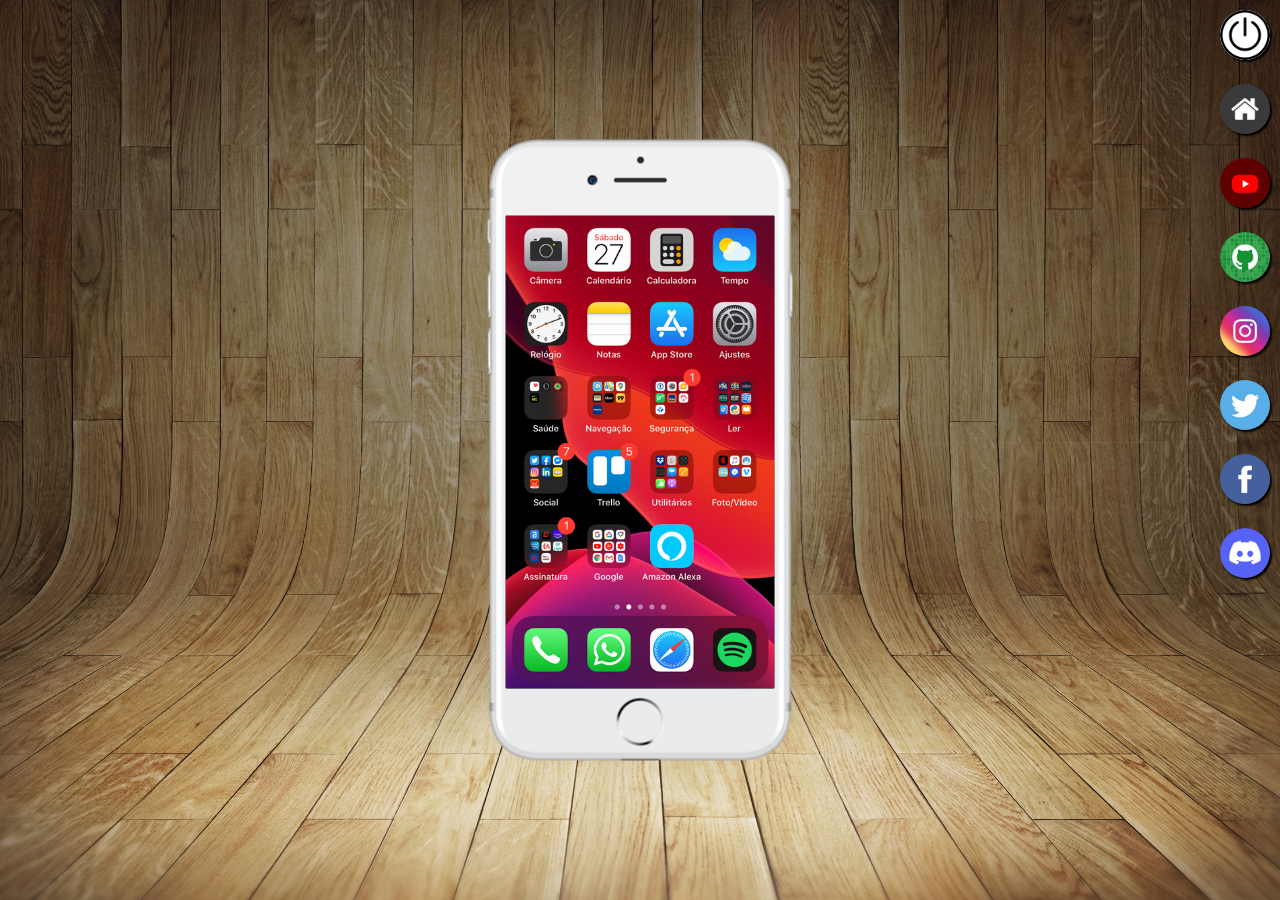
<file: index.html>
<!DOCTYPE html>
<html lang="pt-br">
<head>
    <meta charset="UTF-8">
    <meta name="viewport" content="width=device-width, initial-scale=1.0">
    <title>Portifólio</title>
    <link rel="stylesheet" href="style.css">
</head>
<body>
    <section>
        <a onclick="clicka()"><img src="images/logo-botao_ligar.png" style="background-color: white;" alt="putz"></a><br>
        <a href="paginas/home.html" target="tela" class="button"><img src="images/logo-home.jpg" alt="menu"></a><br>
        <a href="paginas/youtube.html" target="tela" class="button"><img src="images/logo-youtube.jpg" alt="youtube"></a><br>
        <a href="paginas/github.html" target="tela" class="button"><img src="images/logo-github.jpg" alt="github"></a><br>
        <a href="paginas/instagram.html" target="tela" class="button"><img src="images/logo-instagram.jpg" alt="instagram"></a><br>
        <a href="paginas/twitter.html" target="tela" class="button"><img src="images/logo-twitter.jpg" alt="twitter"></a><br>
        <a href="paginas/facebook.html" target="tela" class="button"><img src="images/logo-facebook.jpg" alt="facebook"></a><br>
        <a href="paginas/discord.html" target="tela" class="button"><img src="images/logo-discord.ico" alt="Discord icone"></a>
    </section>
    <div id="celular">
            <iframe src="paginas/home.html" name="tela" id="tela" frameborder="0"></iframe>
    </div>
    <script>
        function clicka(){
        var button = document.getElementsByClassName('button')
        var ifr = document.getElementById('tela')
        if (ifr.hidden == false){
            ifr.hidden = true
            for(let c = 0;c<7;c++){
                button[c].hidden = true
            }
        }else{
            ifr.hidden = false
            for(let c = 0;c<7;c++){
                button[c].hidden = false
            }
        }
    }
    </script>
</body>
</html>
</file>
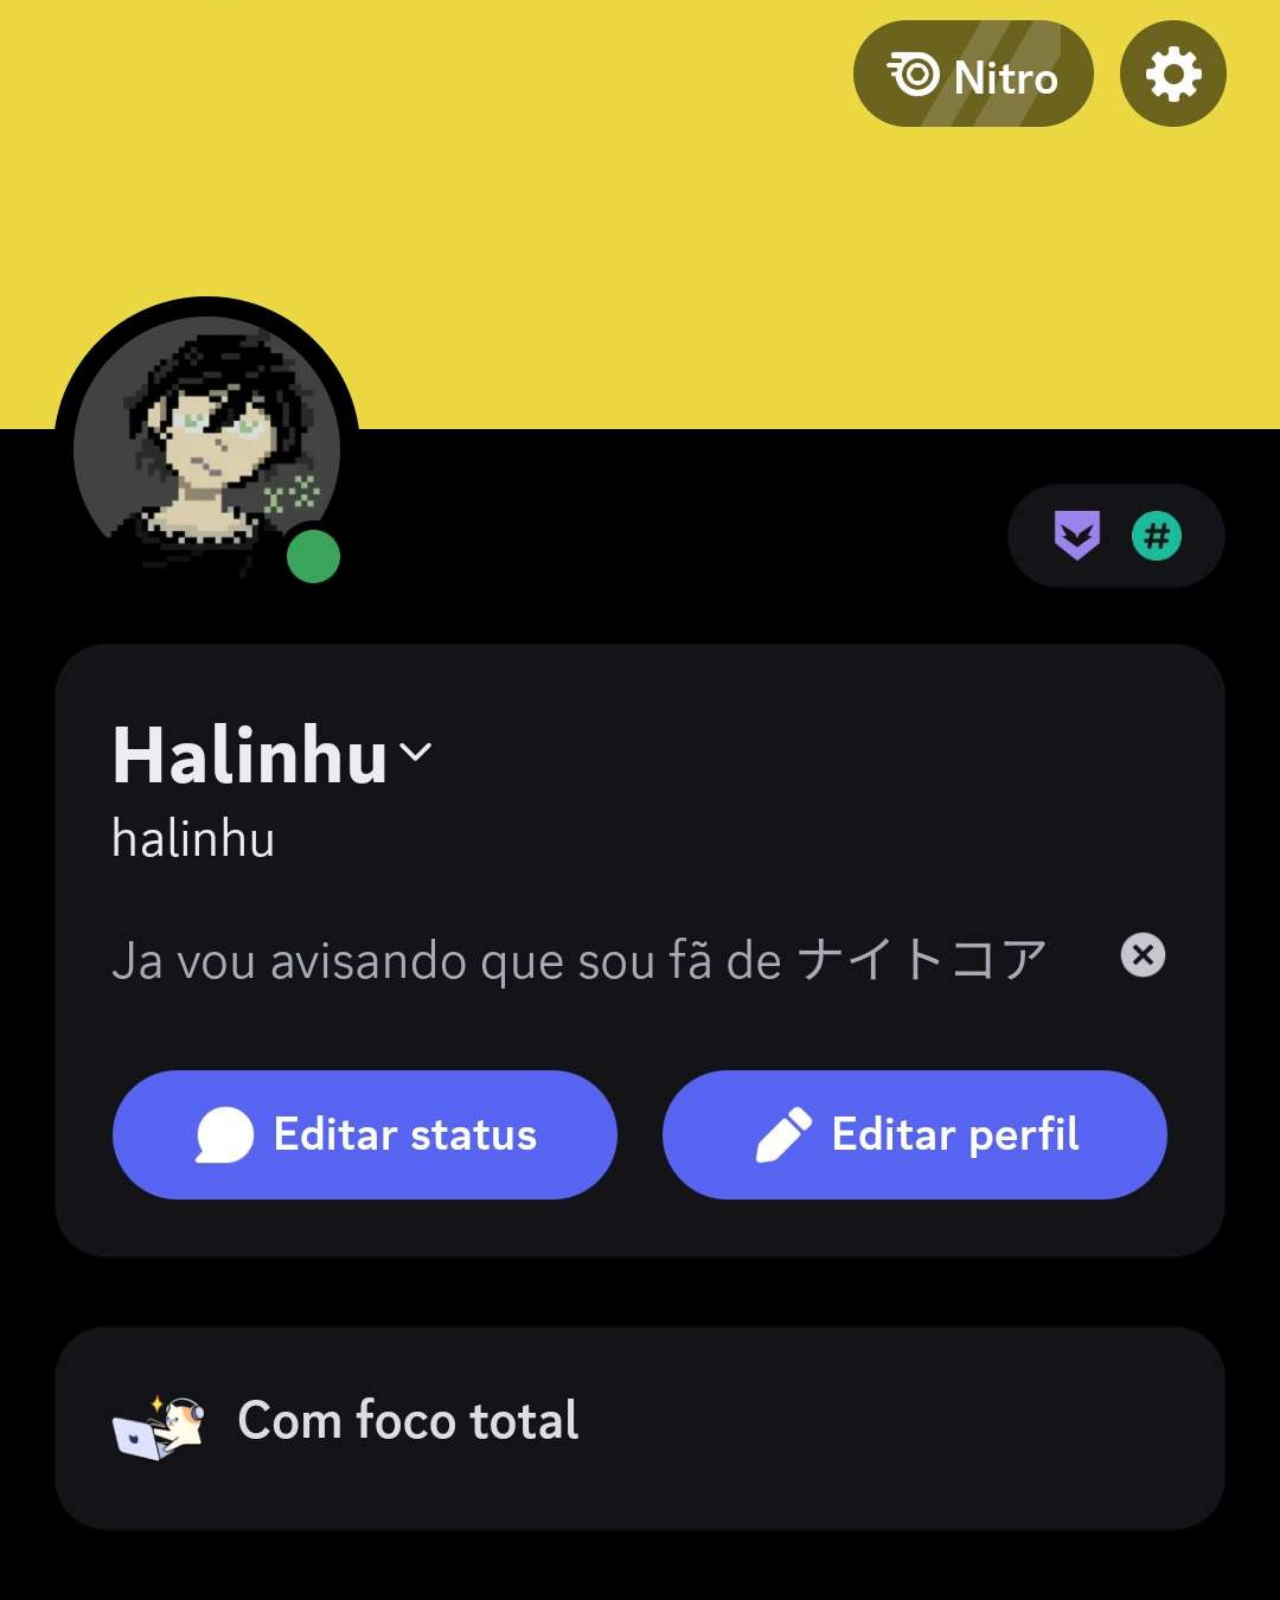
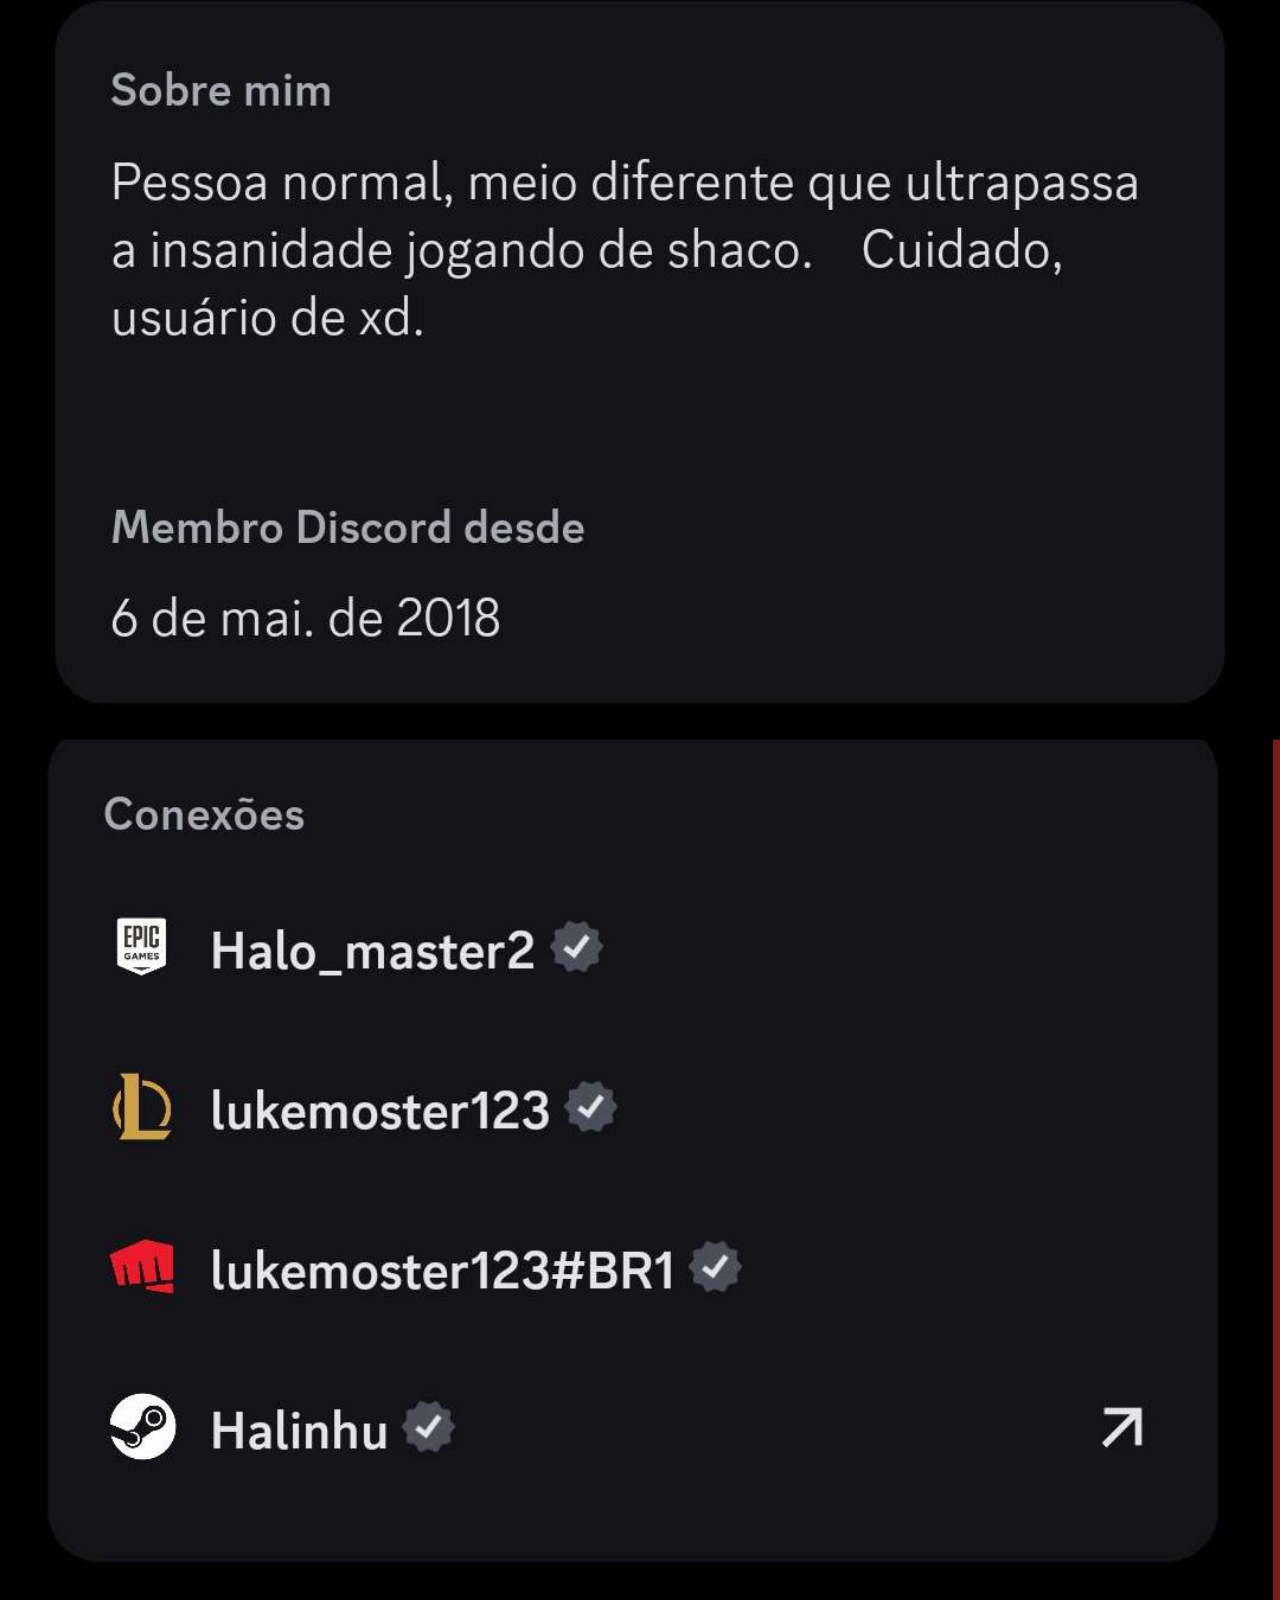
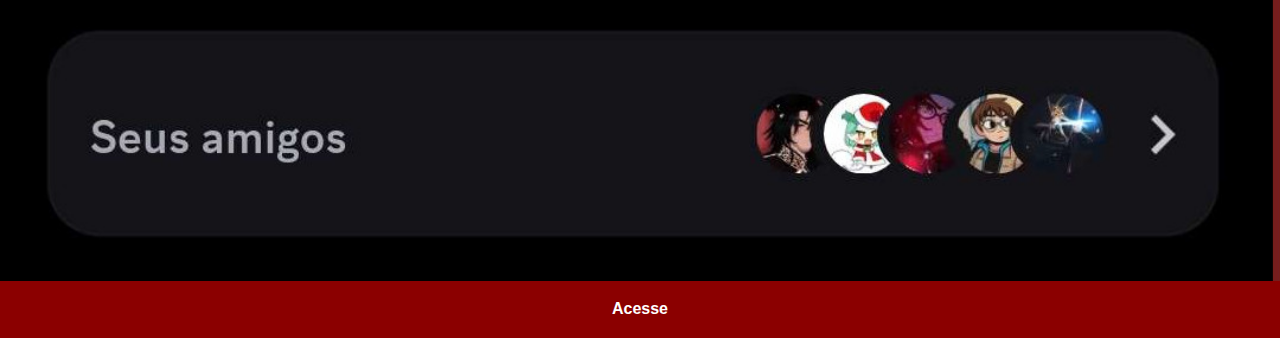
<file: paginas/discord.html>
<!DOCTYPE html>
<html lang="pt-br">
<head>
    <meta charset="UTF-8">
    <meta name="viewport" content="width=device-width, initial-scale=1.0">
    <title>Discord</title>
    <link rel="stylesheet" href="style.css">
</head>
<body>
    <img src="/images/tela-discord.jpg" alt="">
    <a href="https://discord.com/channels/@me" target="_blank">Acesse</a>
</body>
</html>
</file>
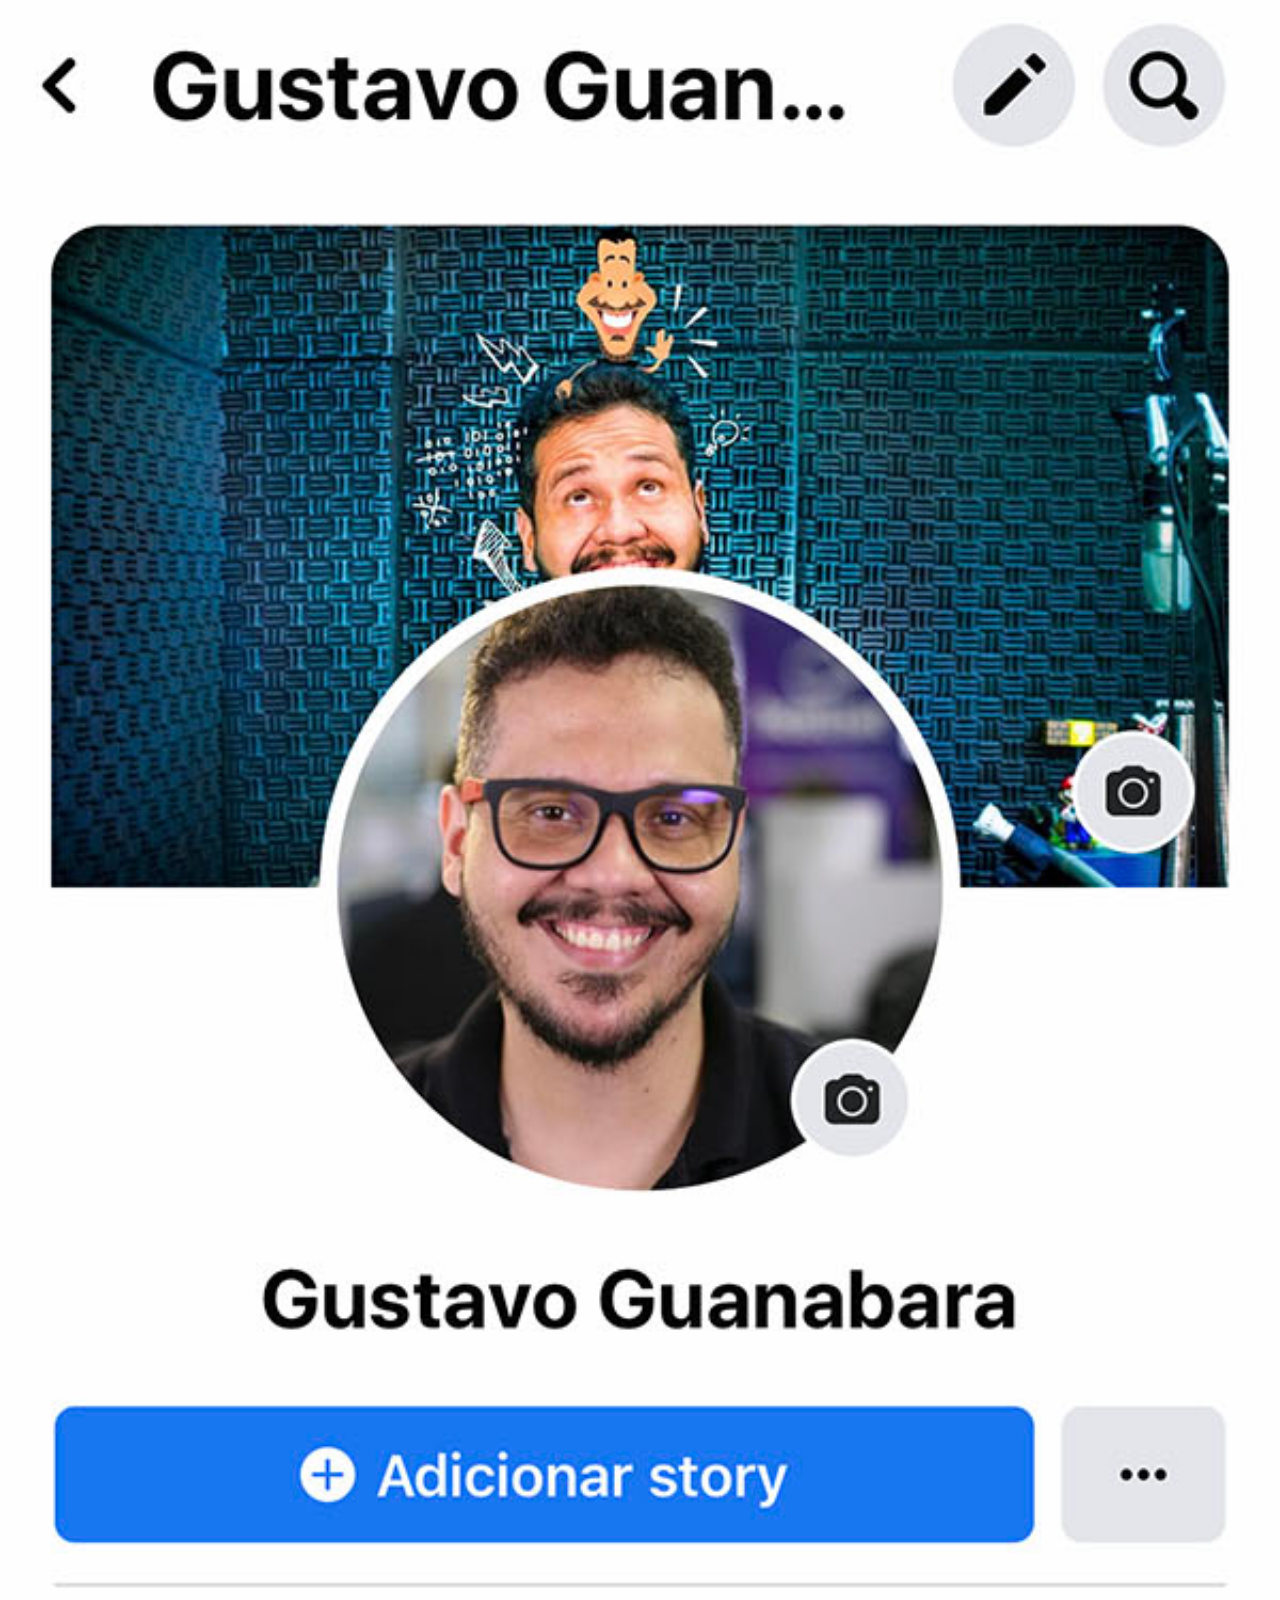
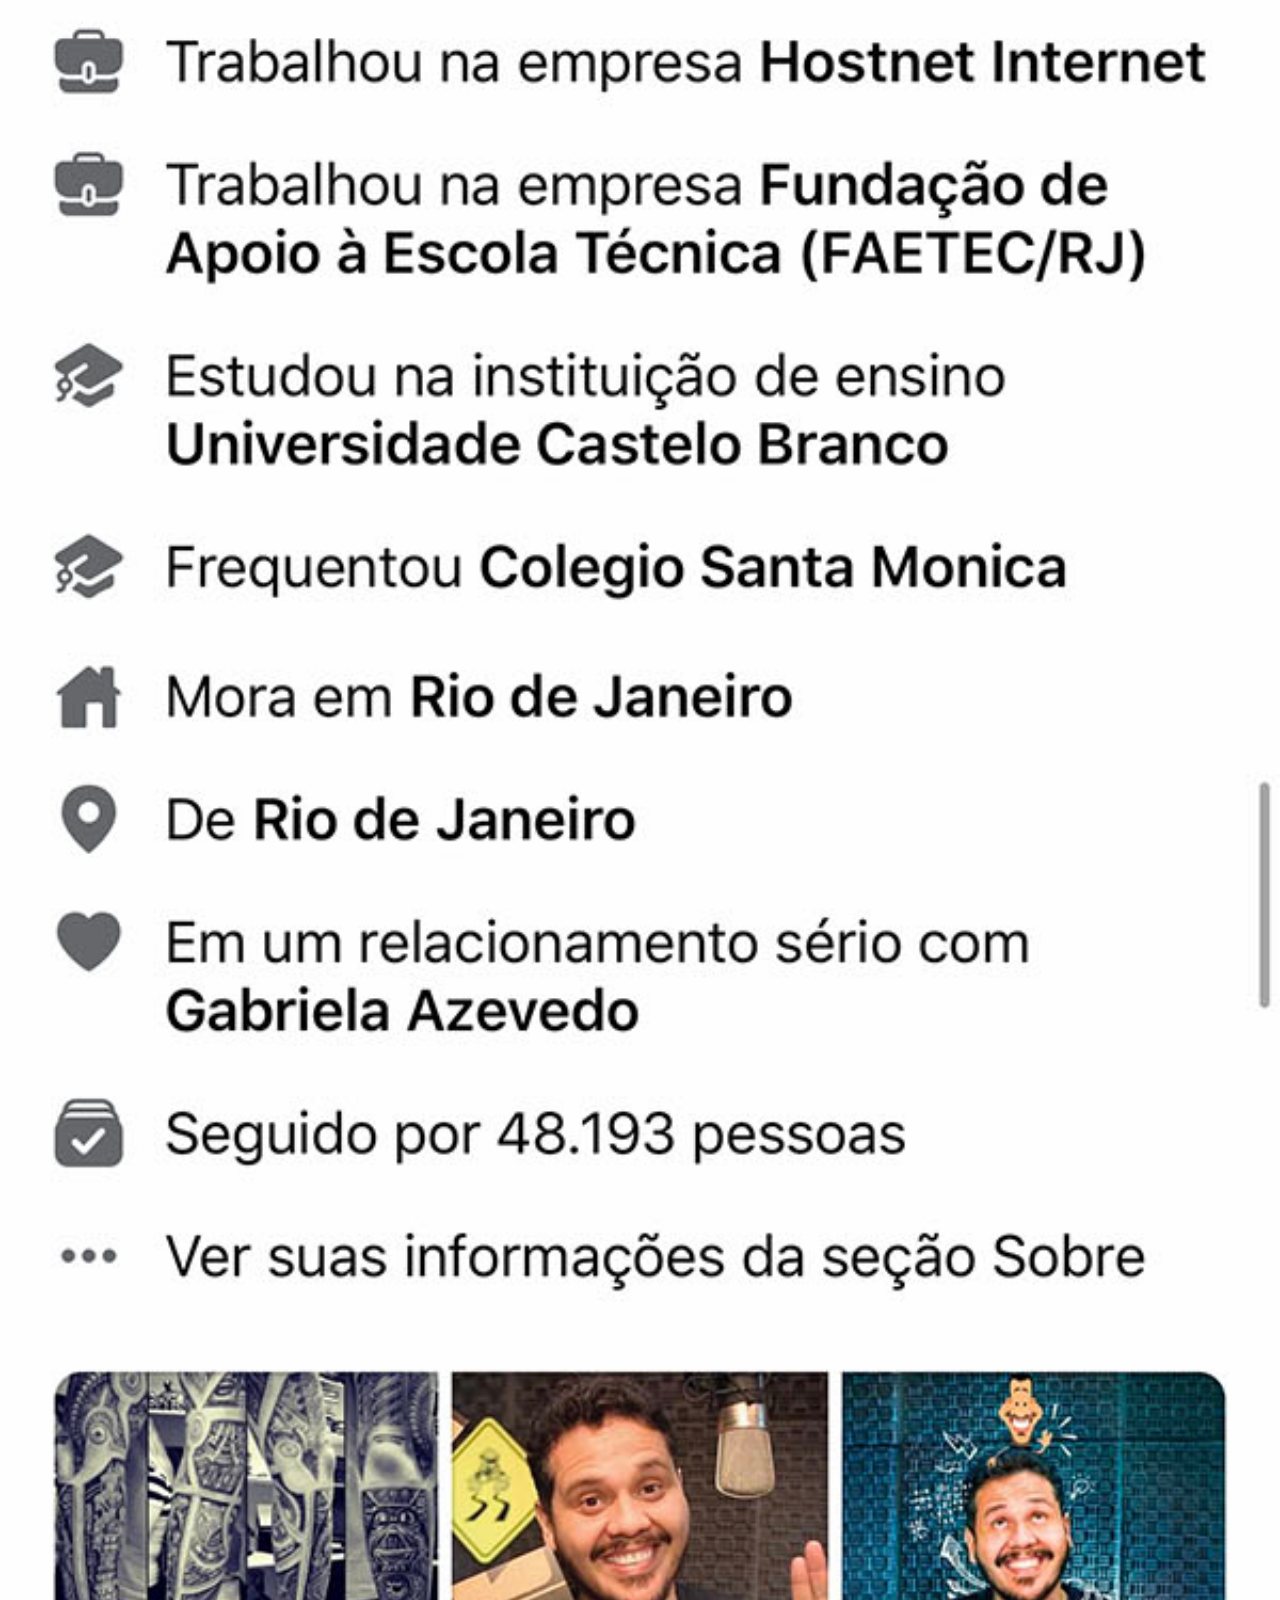
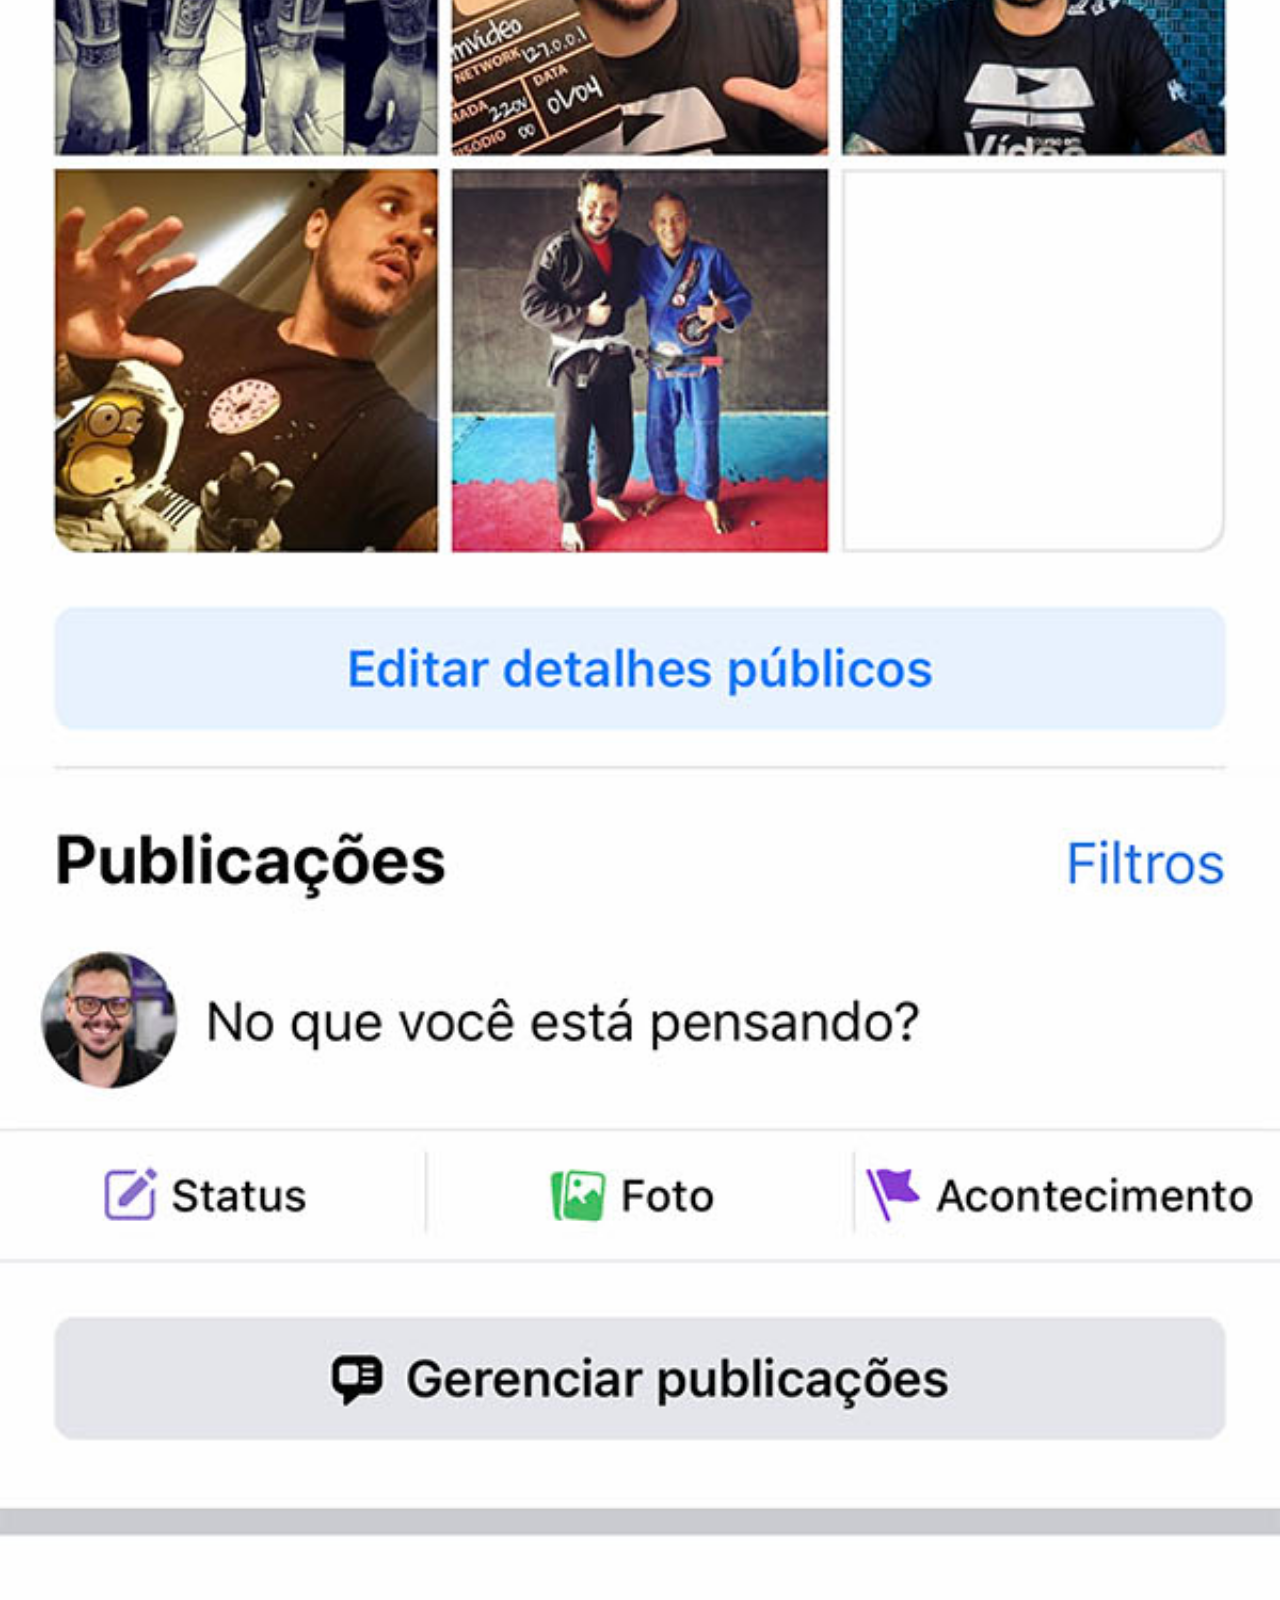
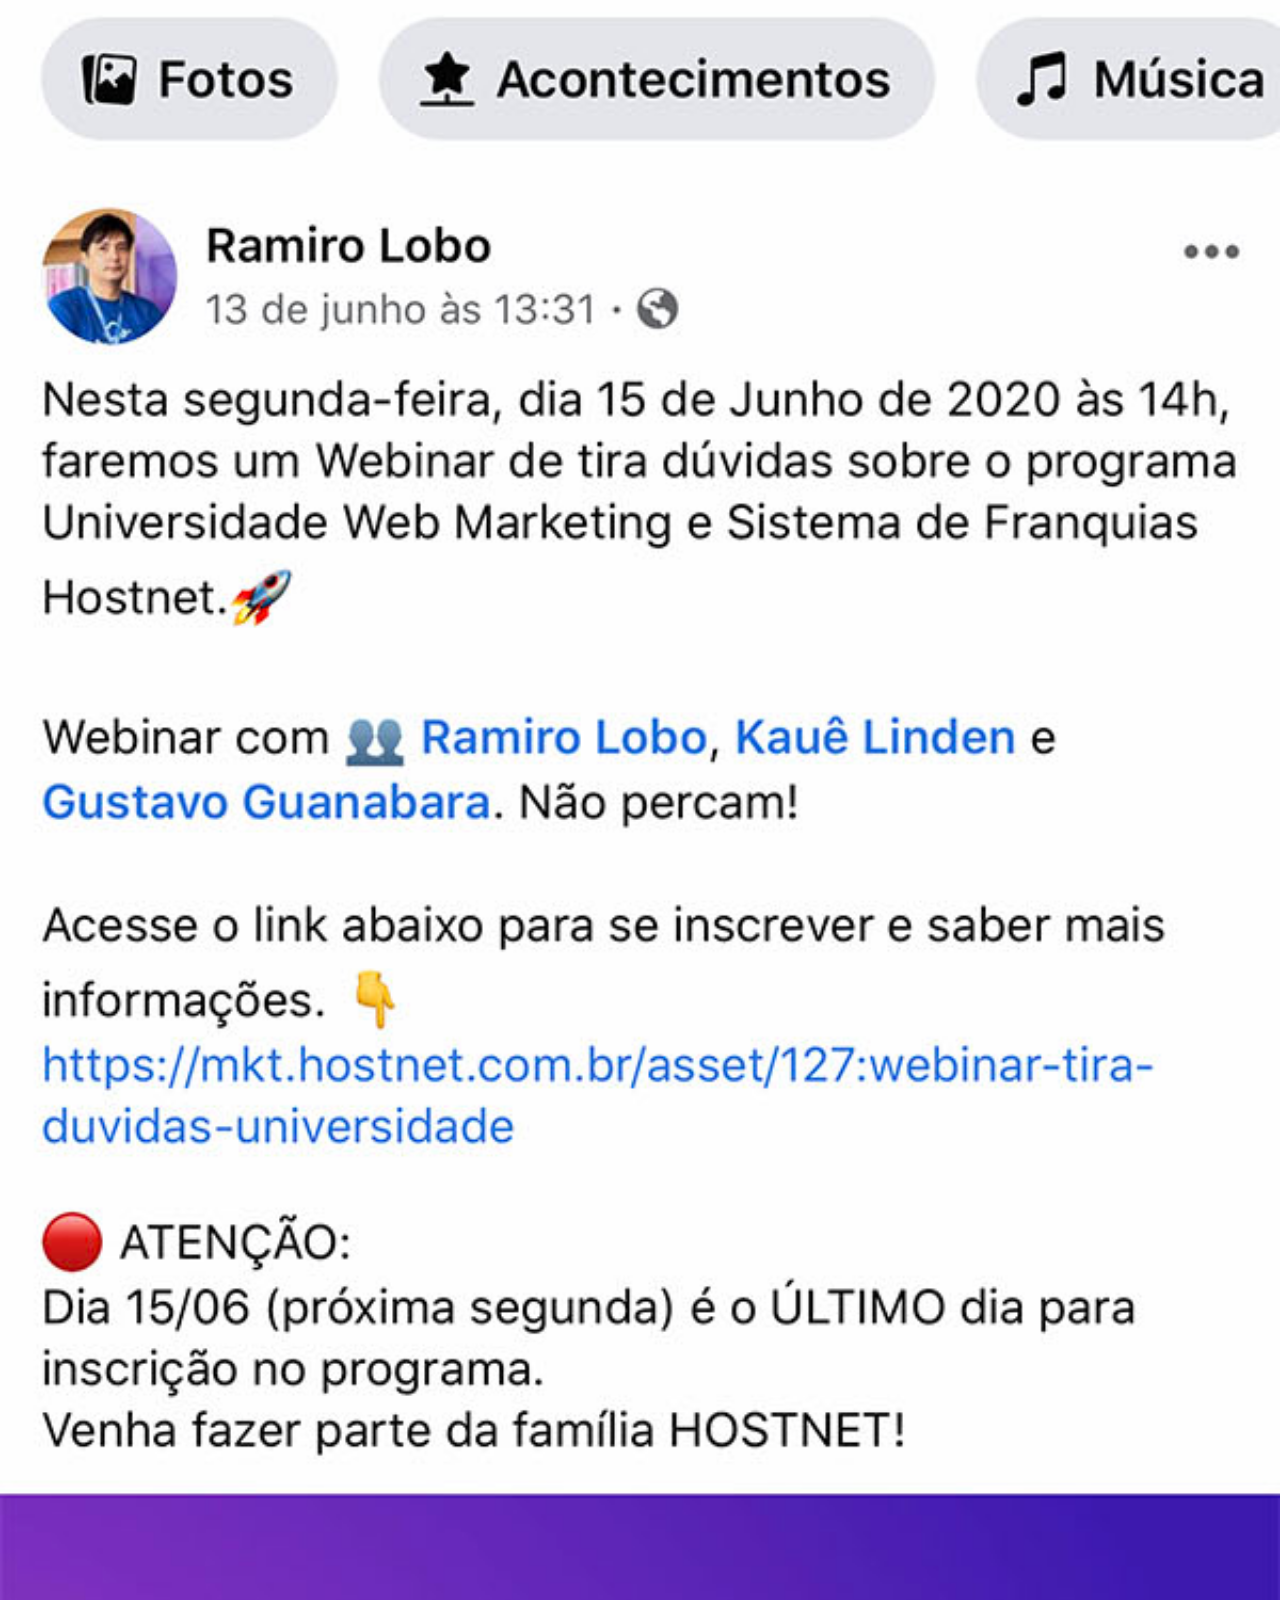
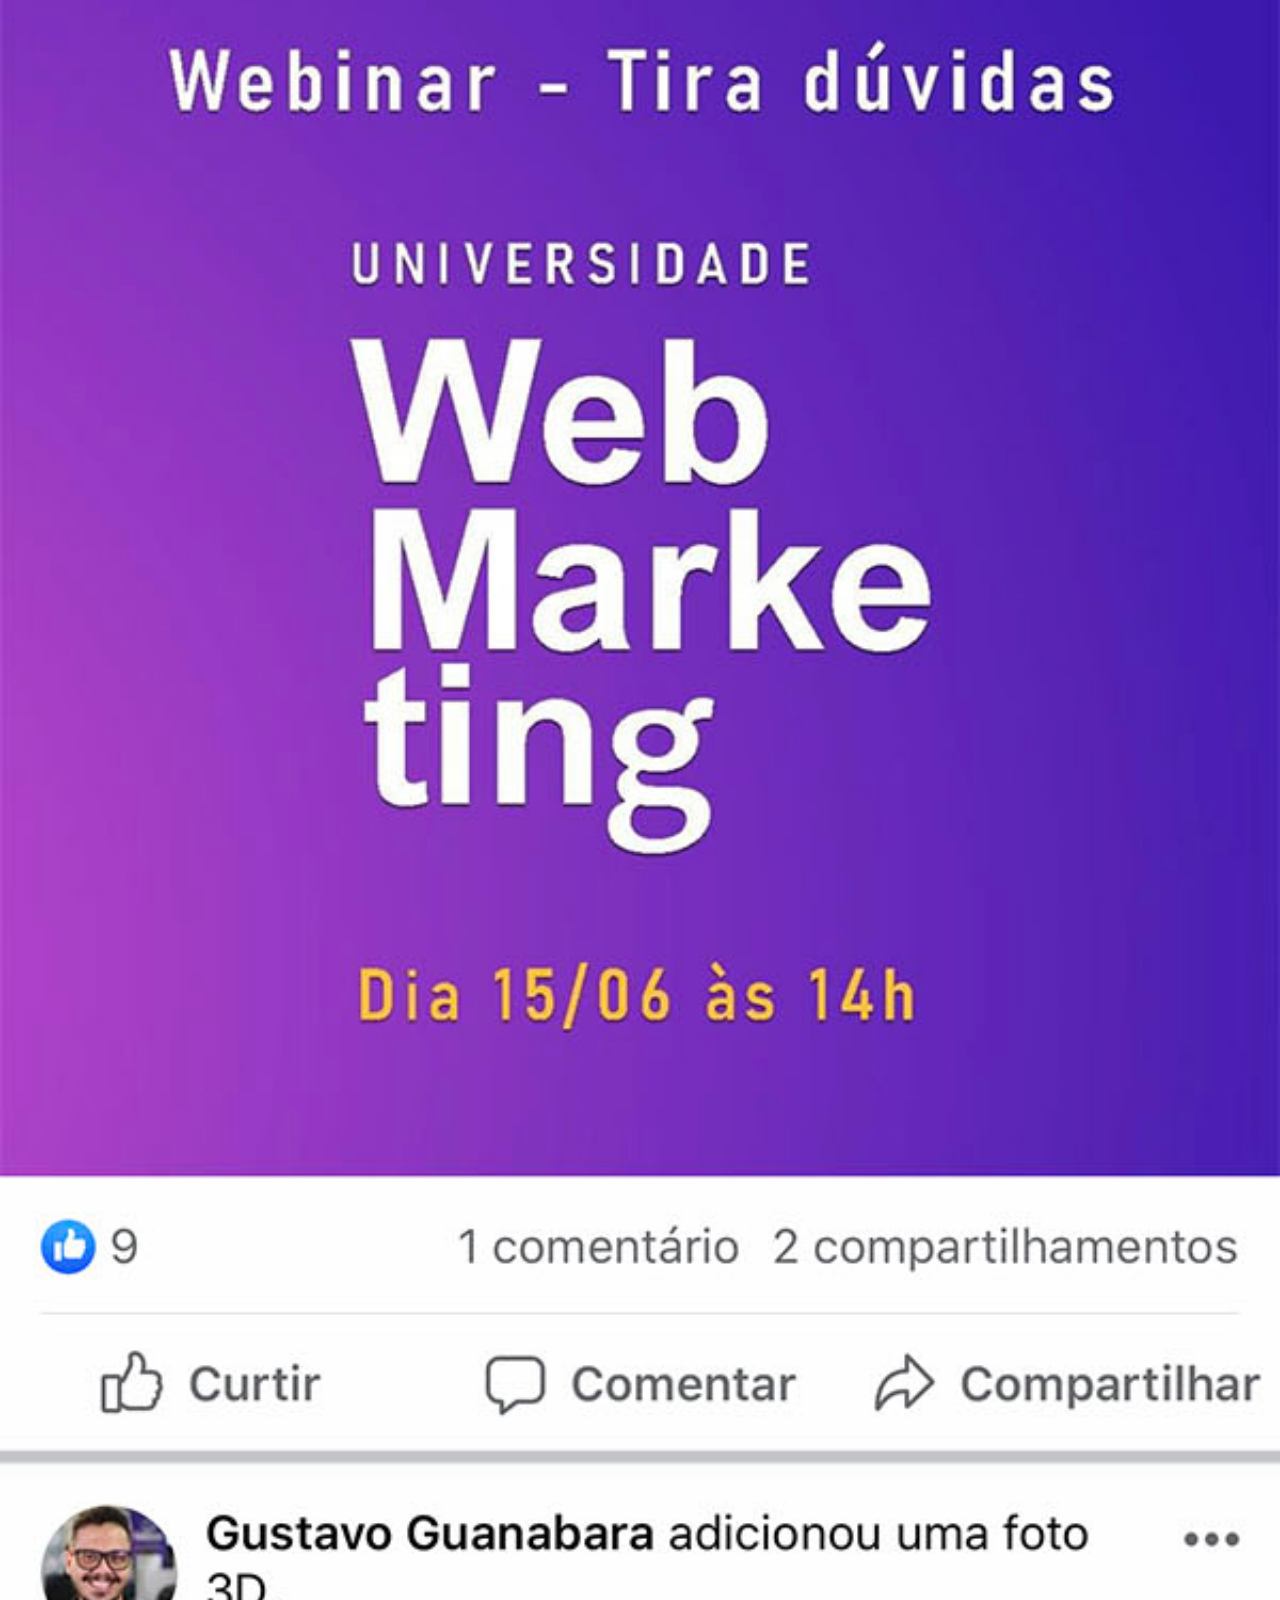
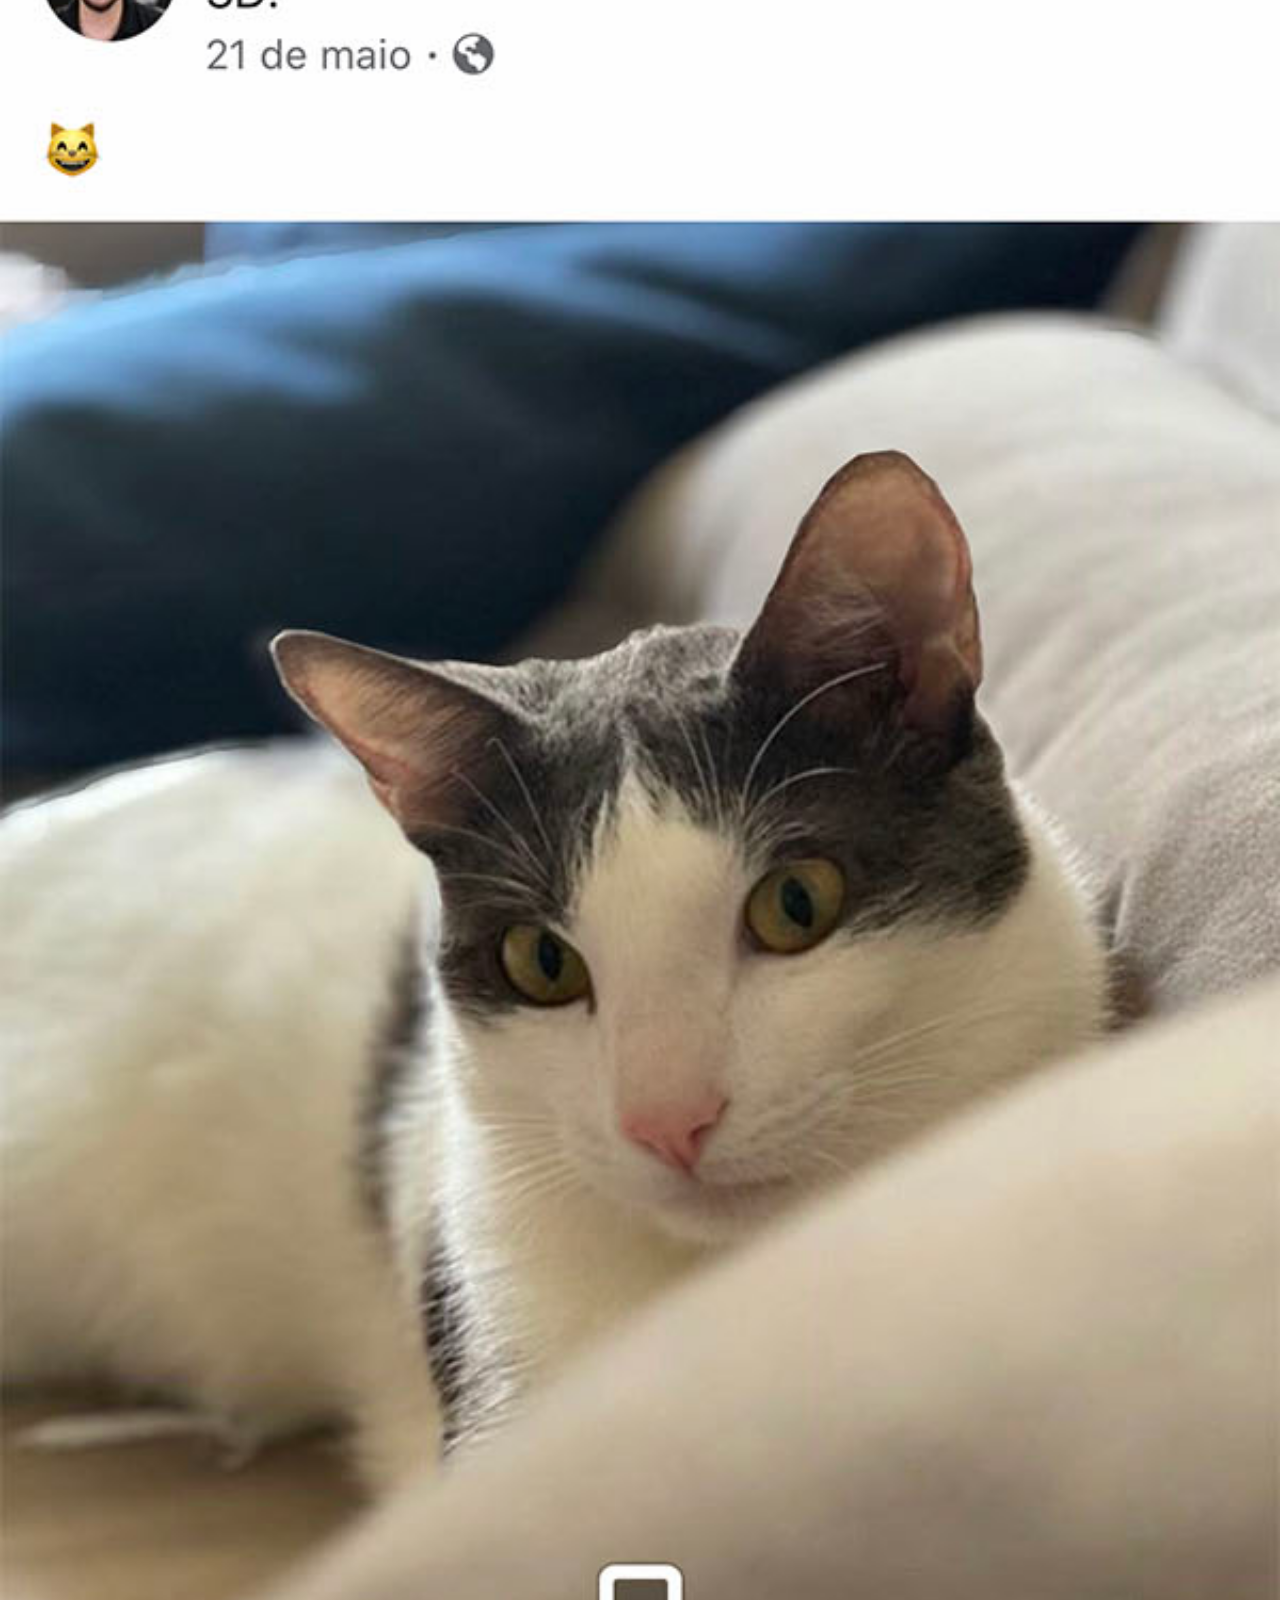
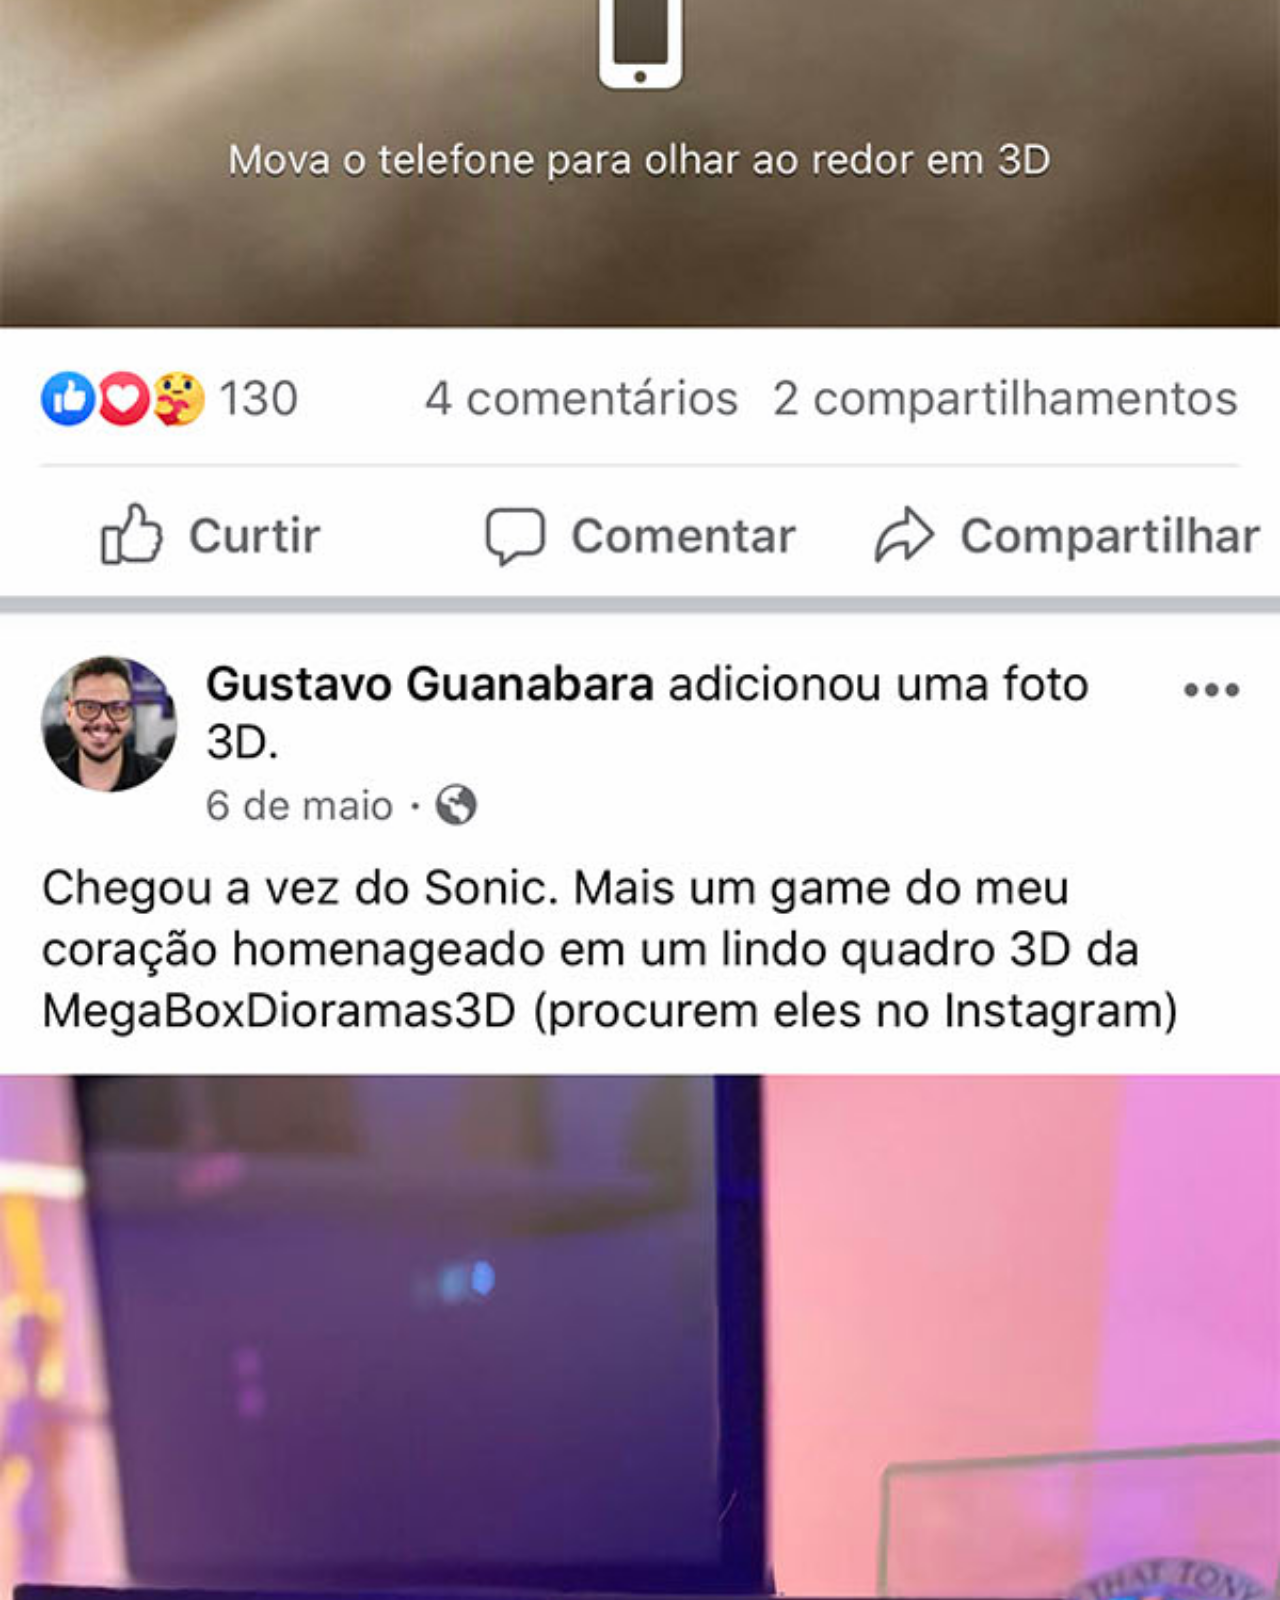
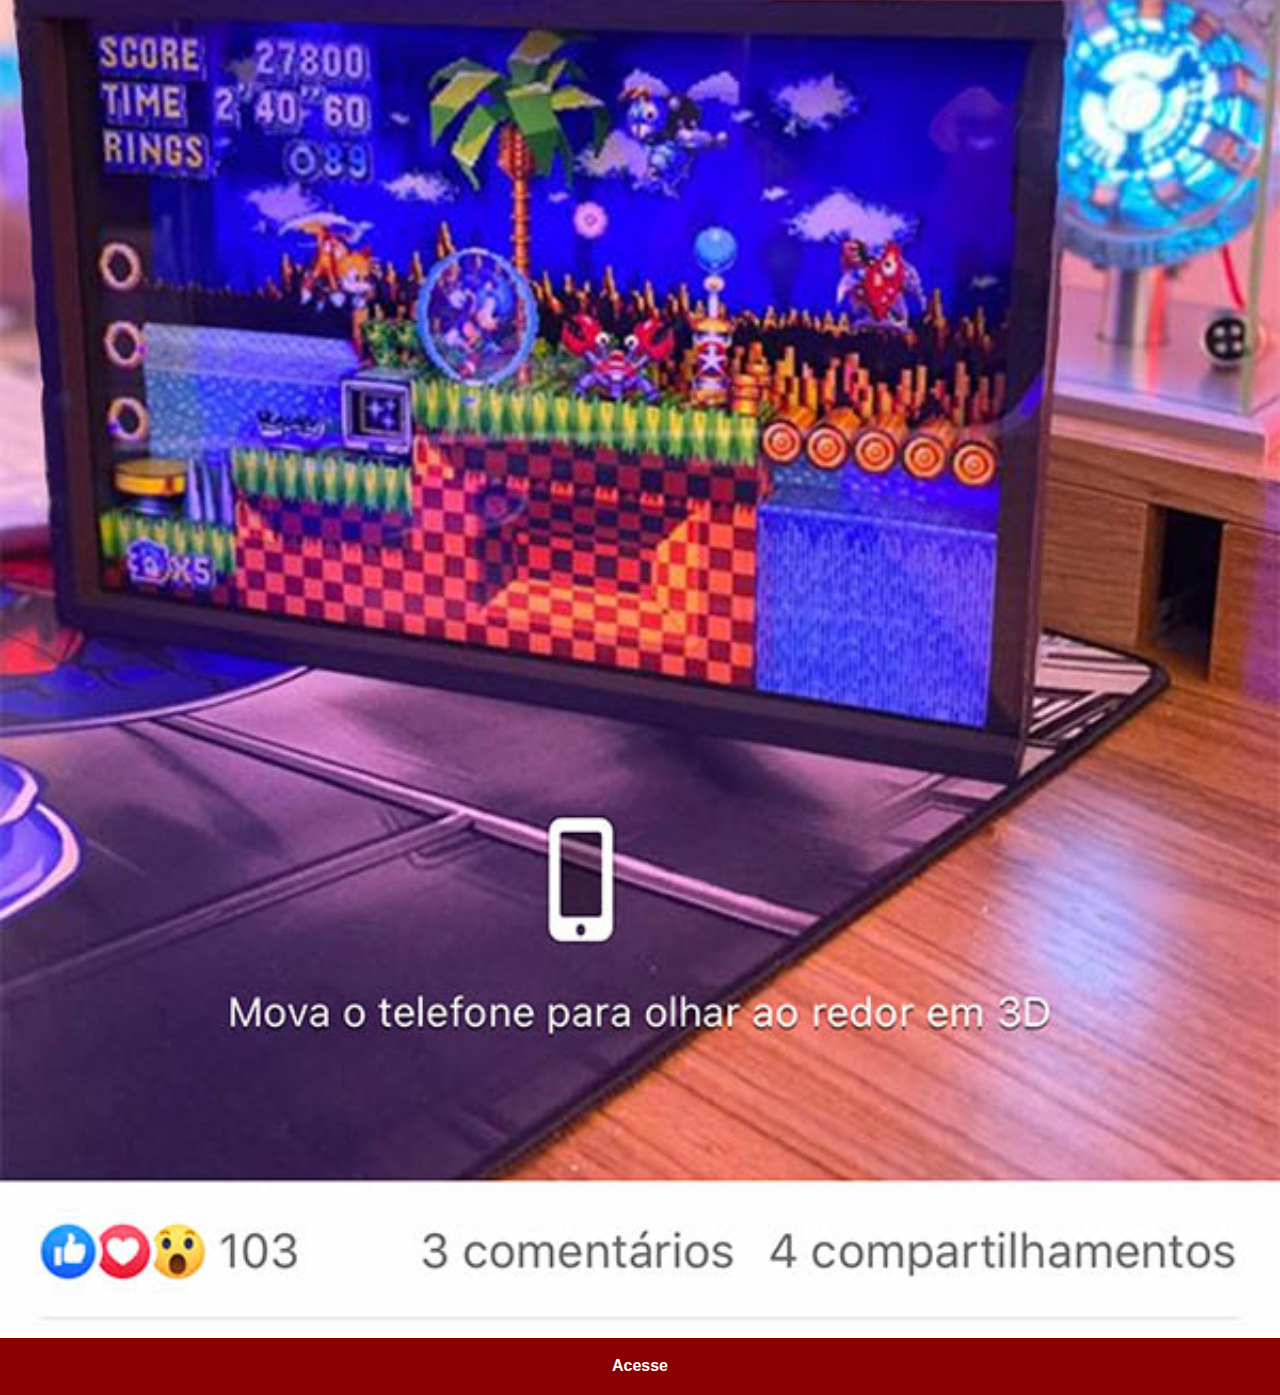
<file: paginas/facebook.html>
<!DOCTYPE html>
<html lang="pt-br">
<head>
    <meta charset="UTF-8">
    <meta name="viewport" content="width=device-width, initial-scale=1.0">
    <title>Tem img</title>
    <link rel="stylesheet" href="style.css">
</head>
<body>
    <img src="../images/tela-facebook.jpg" alt="nada">
    <a href="https://www.facebook.com/gustavoguanabara/?locale=pt_BR" target="_blank">
        Acesse
    </a>
</body>
</html>
</file>
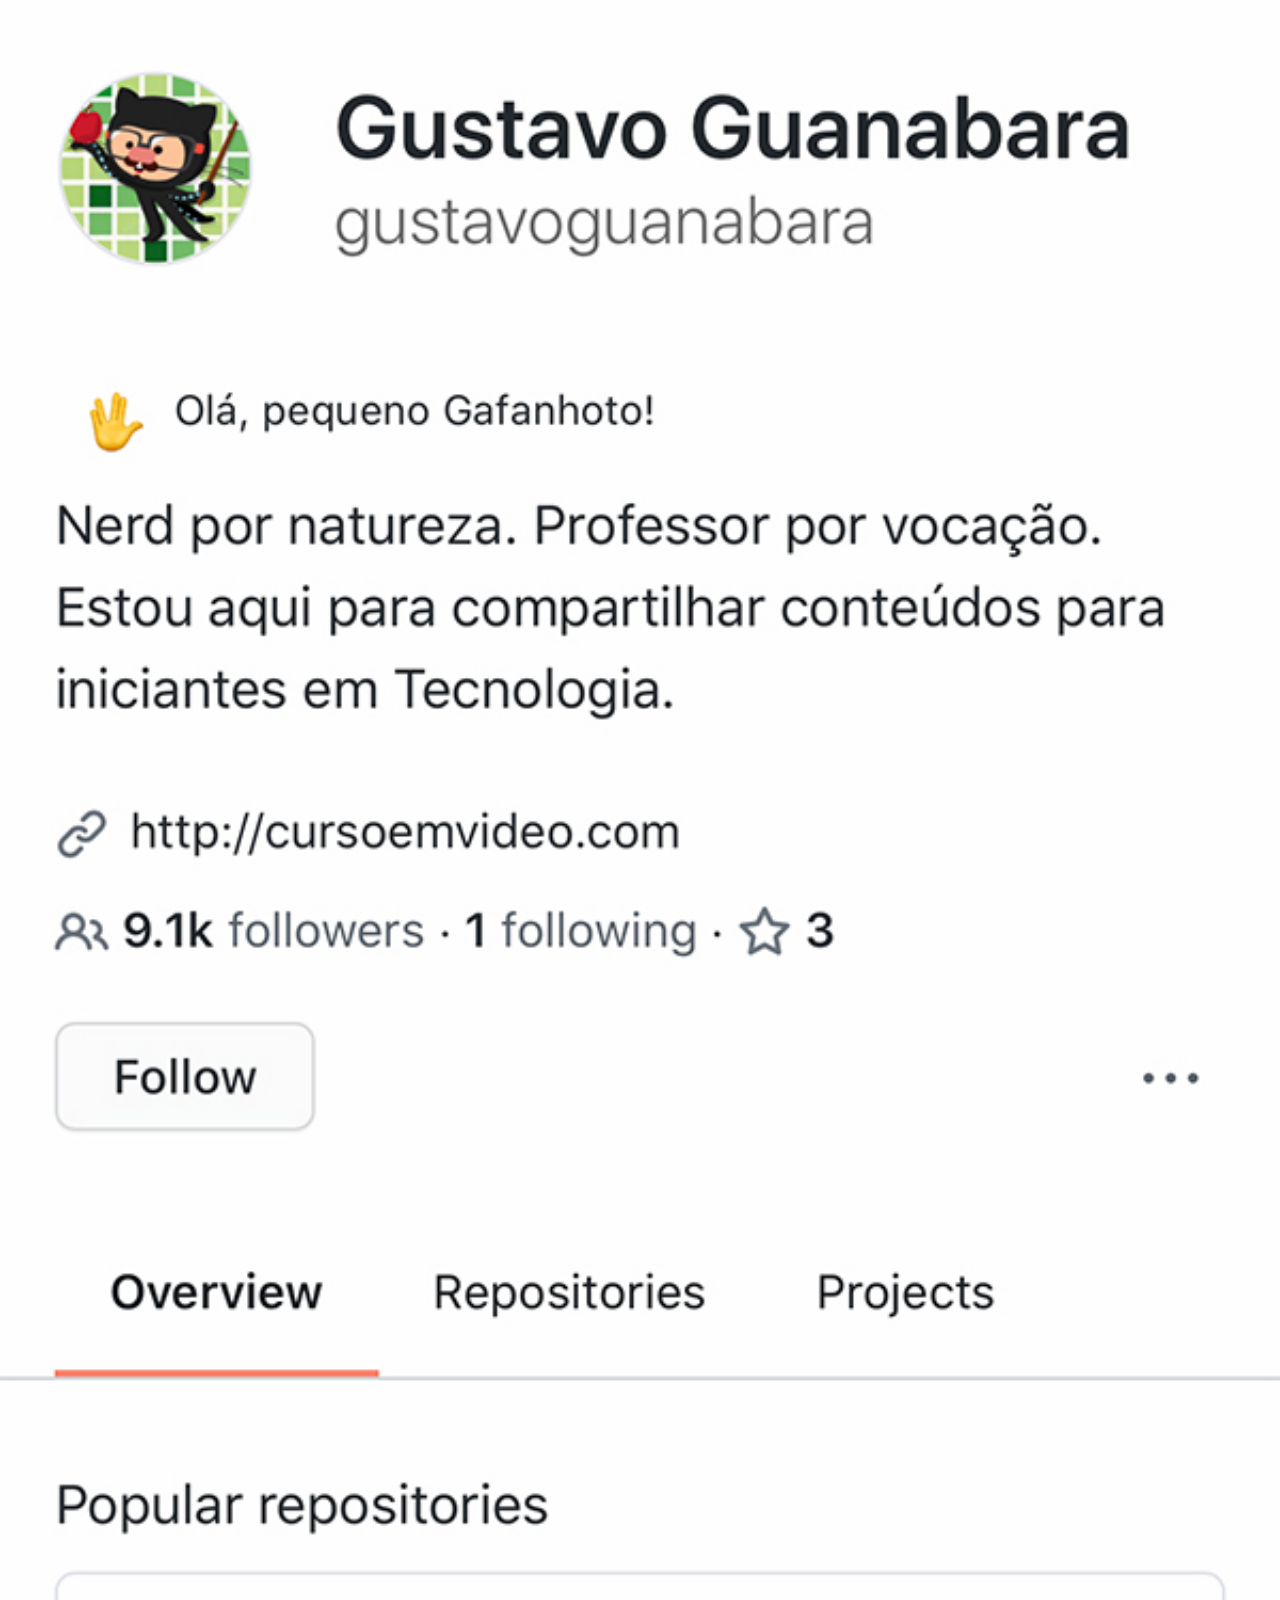
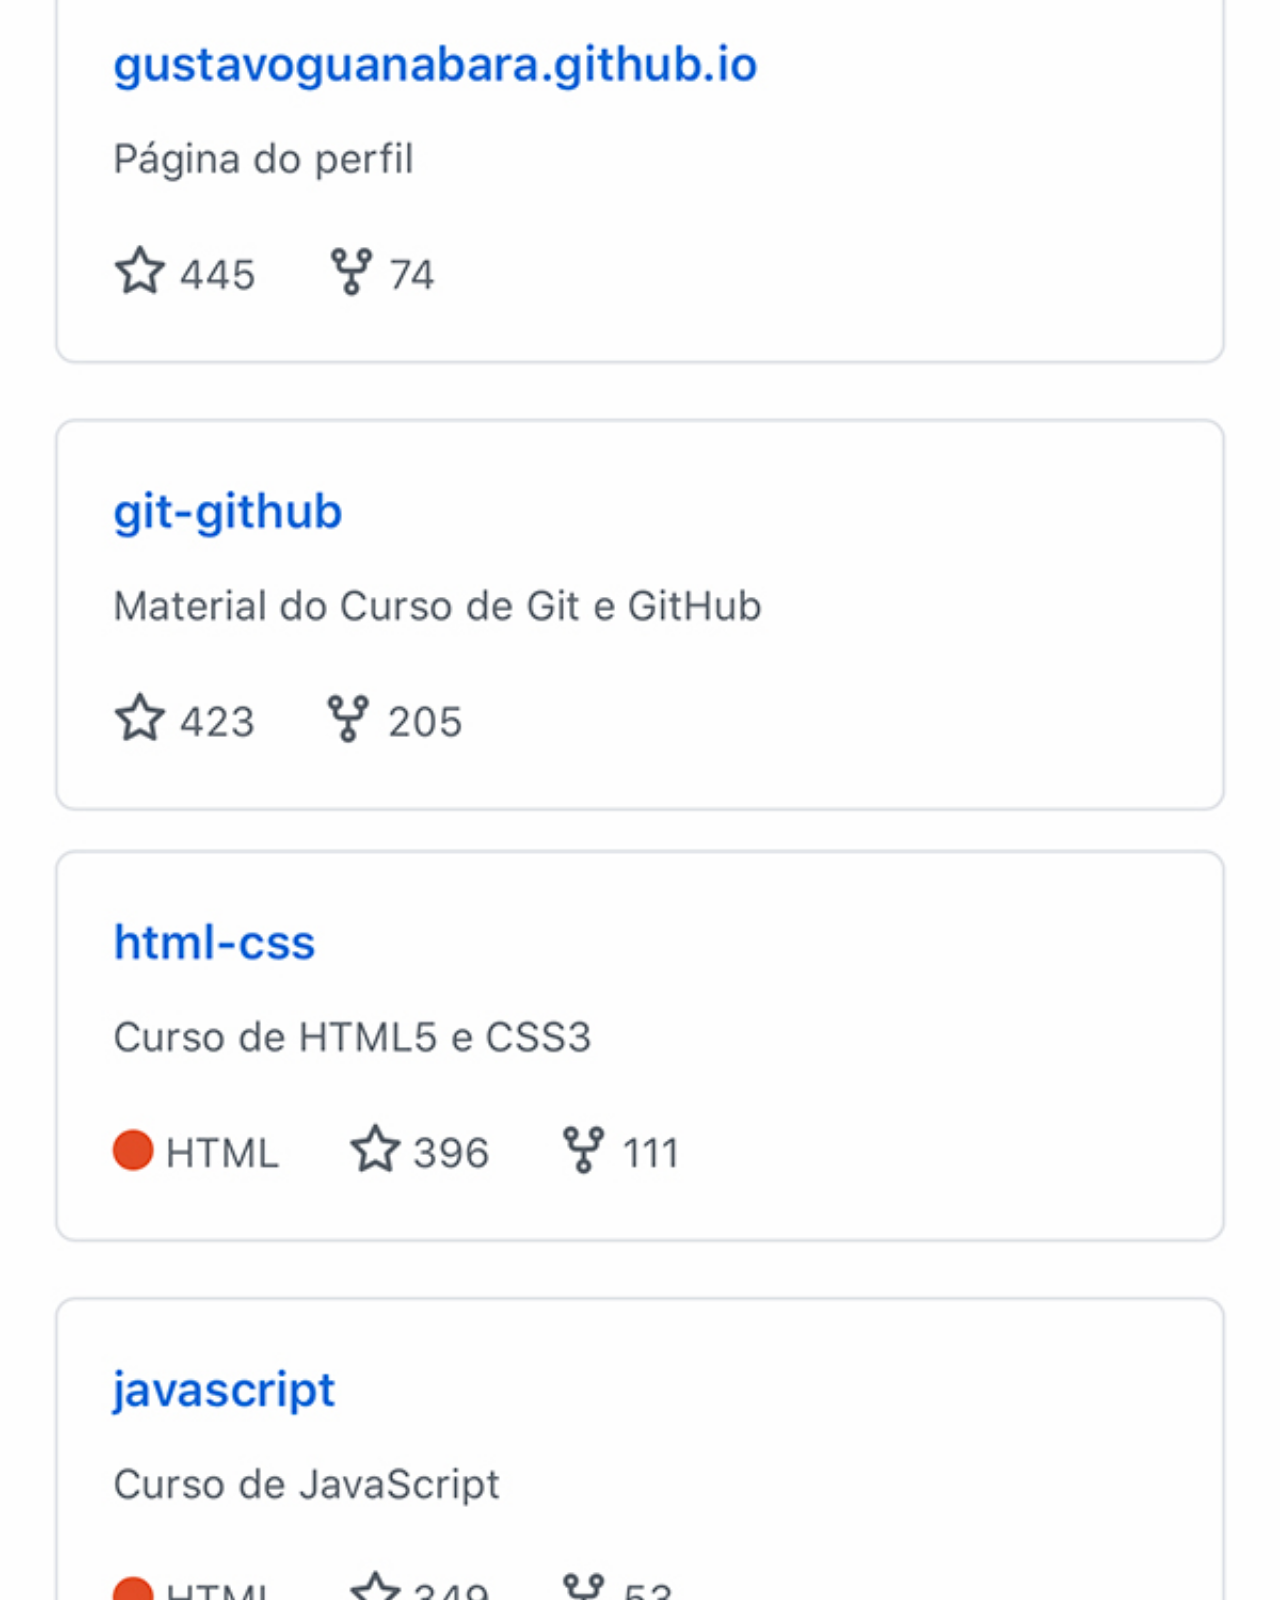
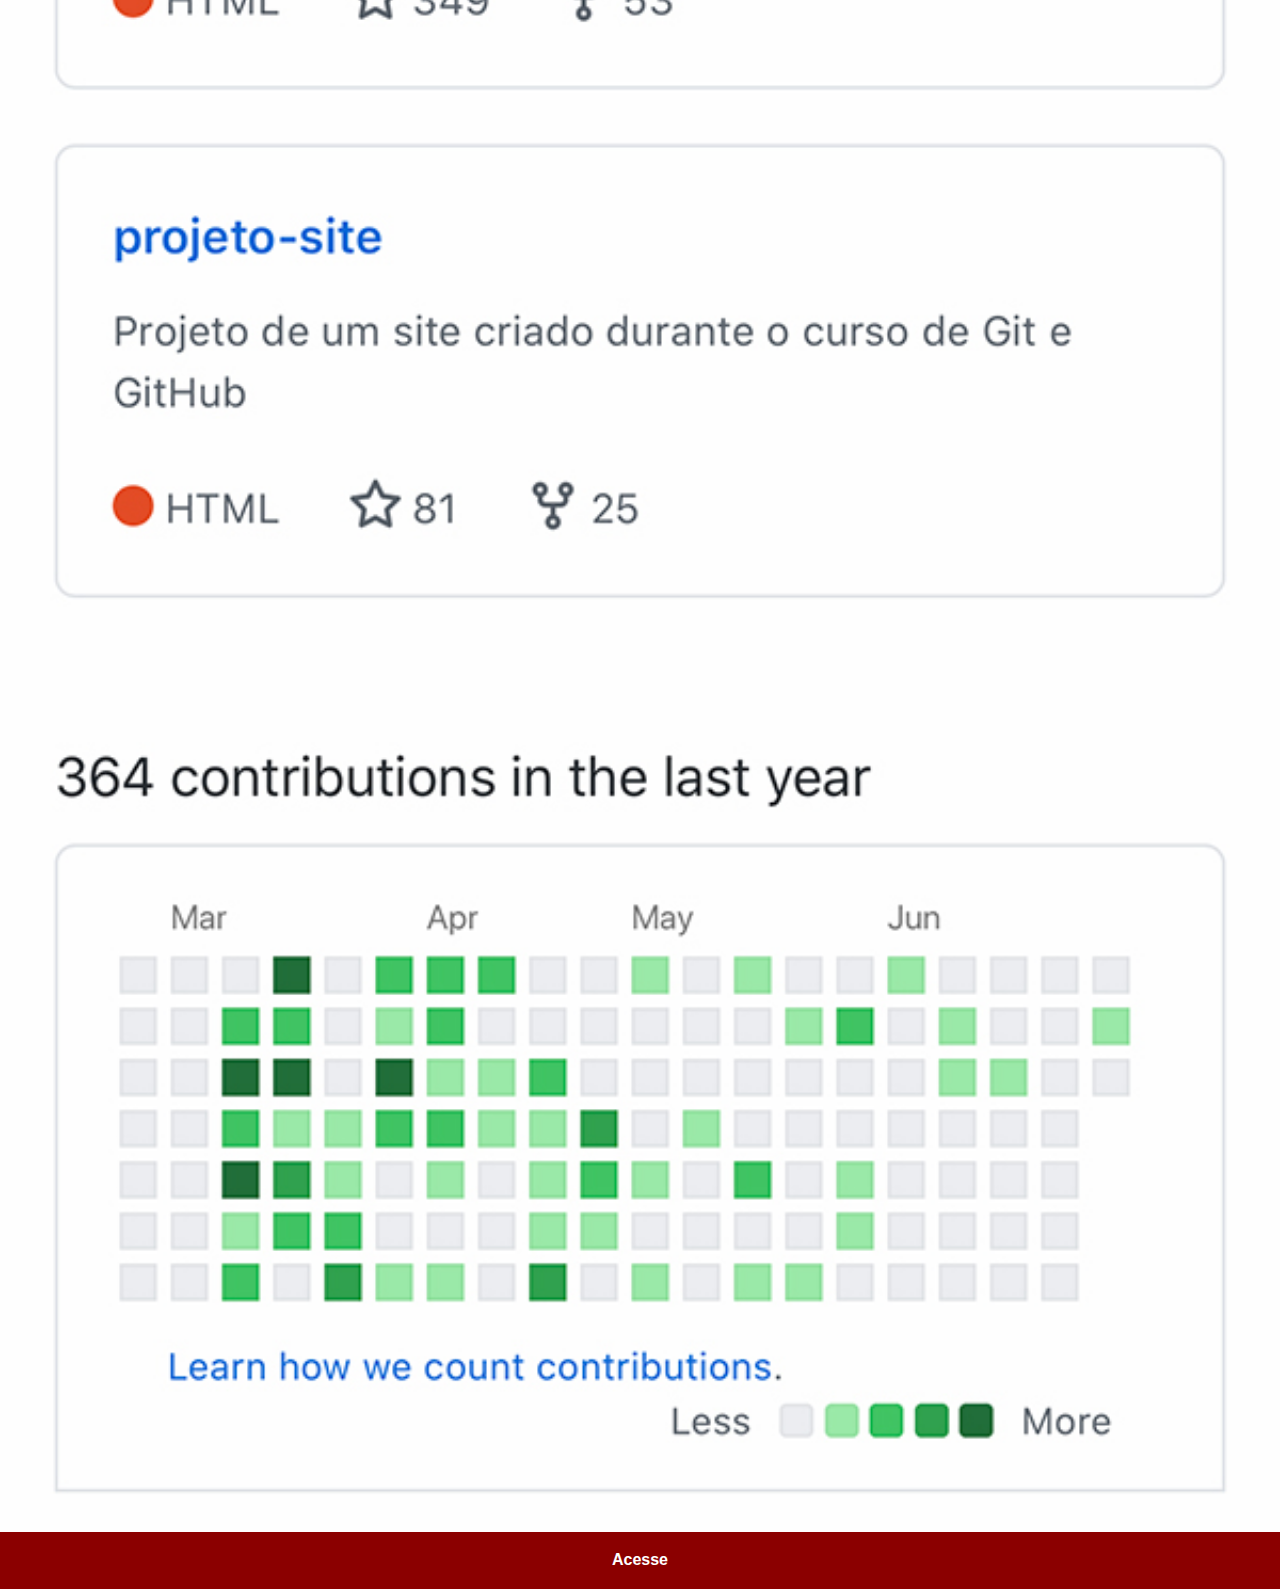
<file: paginas/github.html>
<!DOCTYPE html>
<html lang="pt-br">
<head>
    <meta charset="UTF-8">
    <meta name="viewport" content="width=device-width, initial-scale=1.0">
    <title>Tem img</title>
    <link rel="stylesheet" href="style.css">
</head>
<body>
    <img src="../images/tela-github.jpg" alt="nada">
    <a href="https://github.com/gustavoguanabara" target="_blank">
        Acesse
    </a>
</body>
</html>
</file>
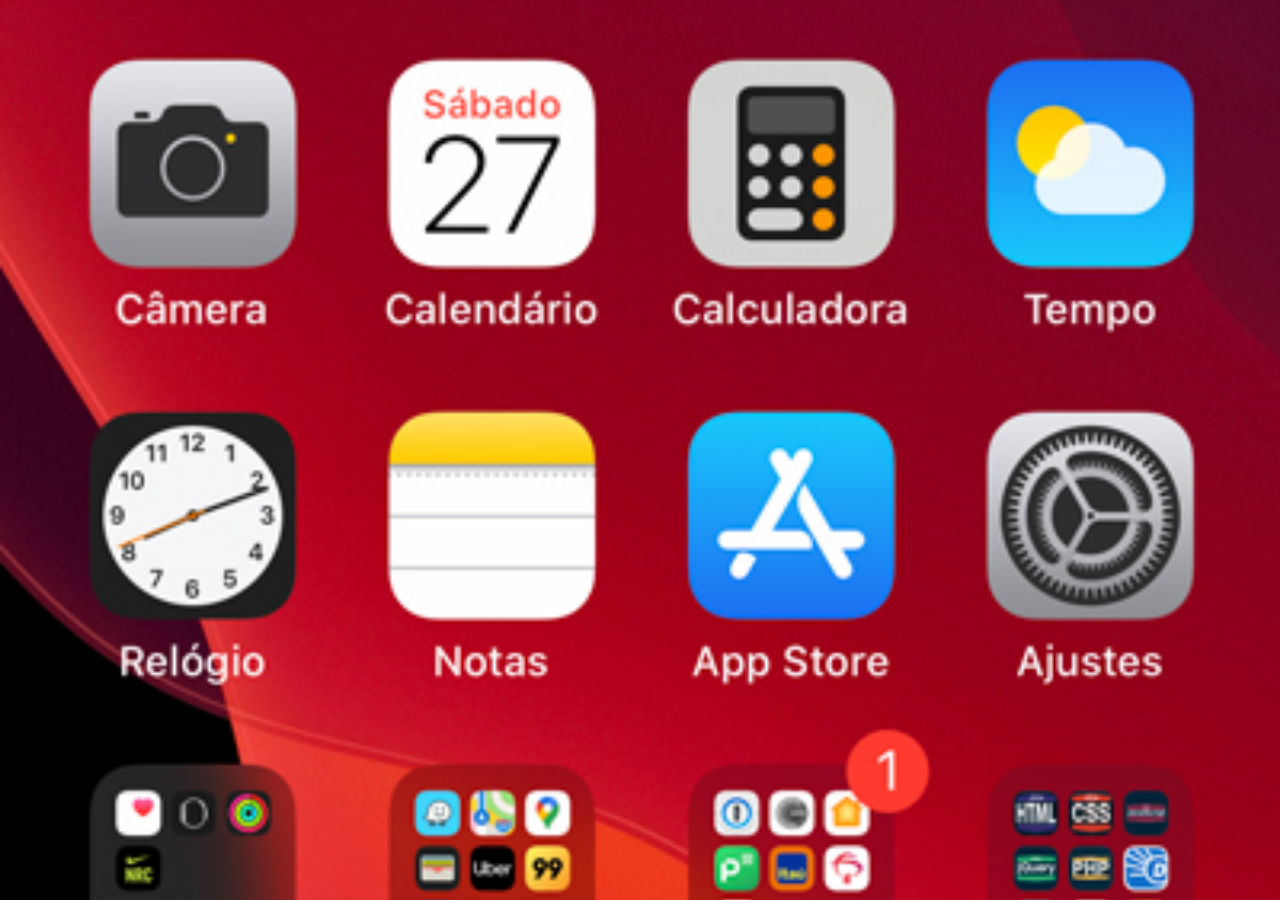
<file: paginas/home.html>
<!DOCTYPE html>
<html lang="pt-br">
<head>
    <meta charset="UTF-8">
    <meta name="viewport" content="width=device-width, initial-scale=1.0">
    <title>home</title>
    <style>
        *{
            margin: 0px;
            padding: 0px;
        }
        body{
            width: 100vw;
            height: 100vh;
            background: black url('/images/tela-home.jpg') no-repeat top center;
            background-size: cover;
        }
    </style>
</head>
<body>
</body>
</html>
</file>
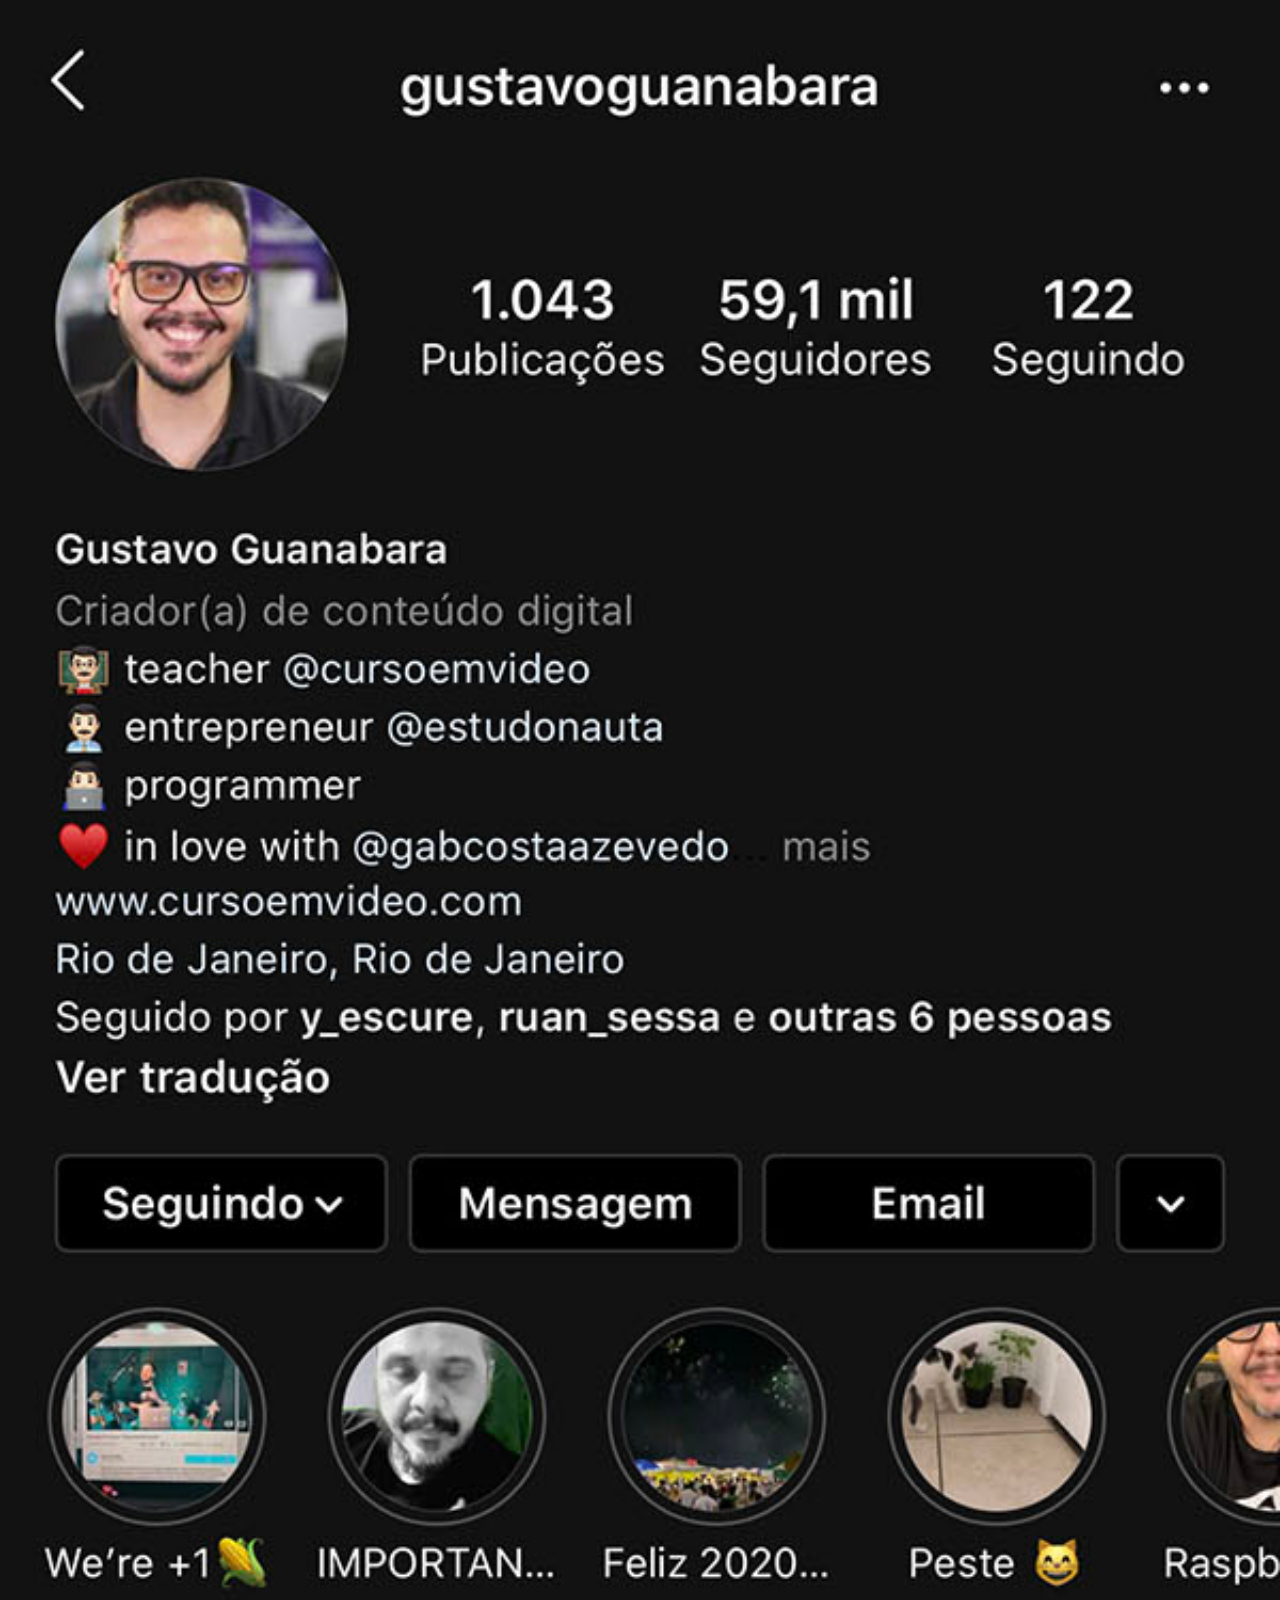
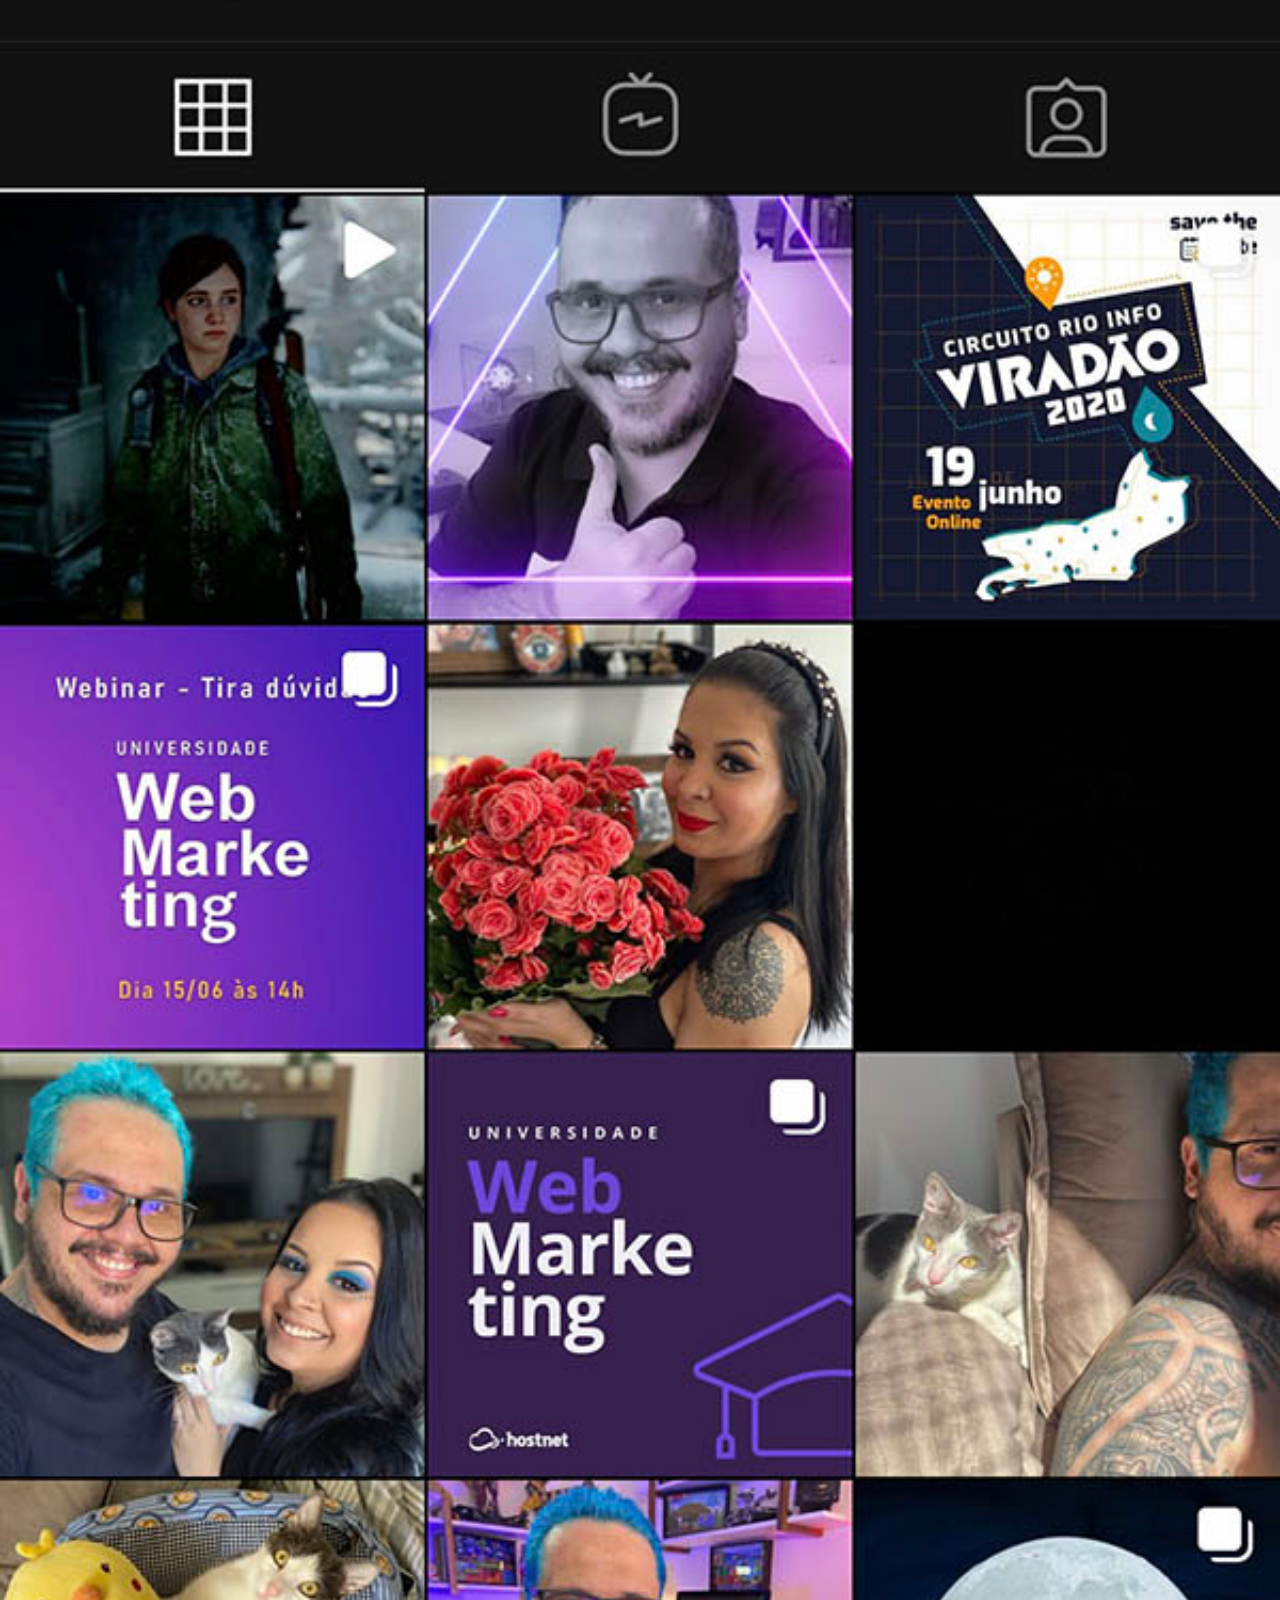
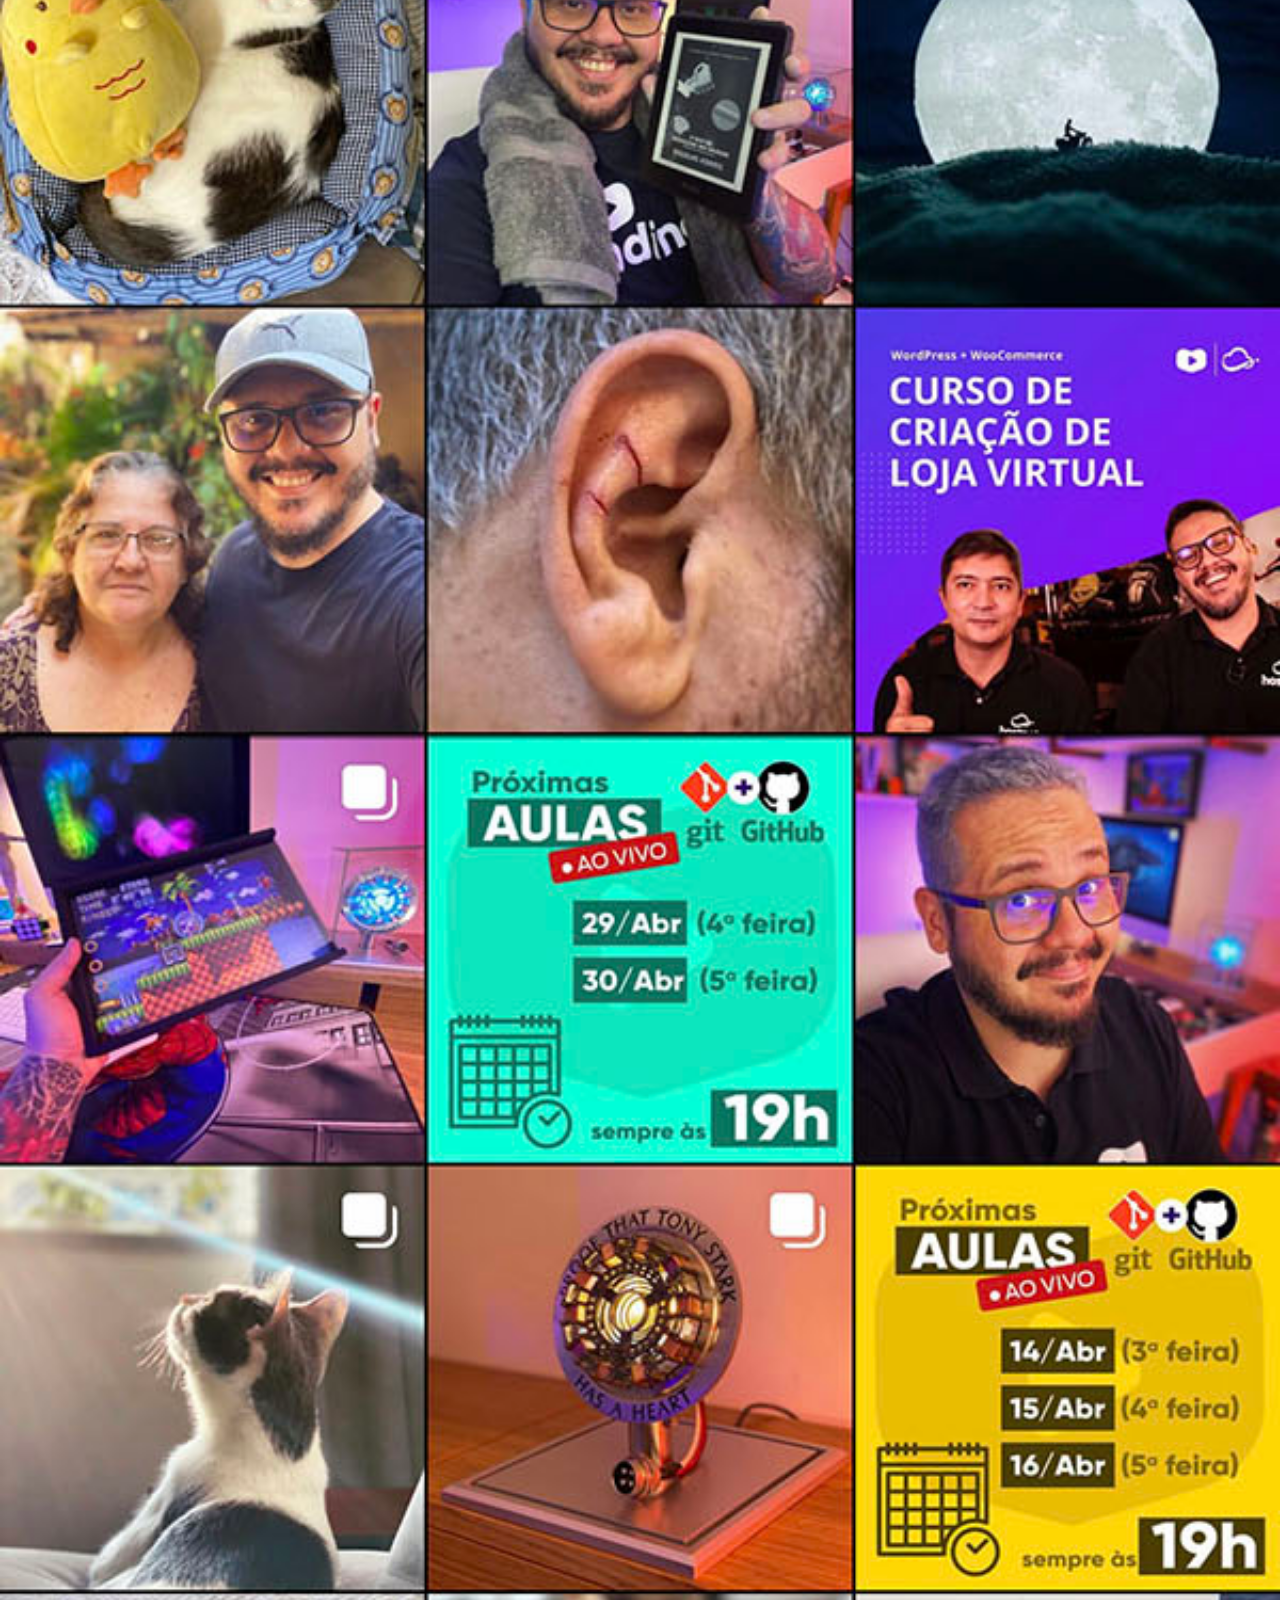
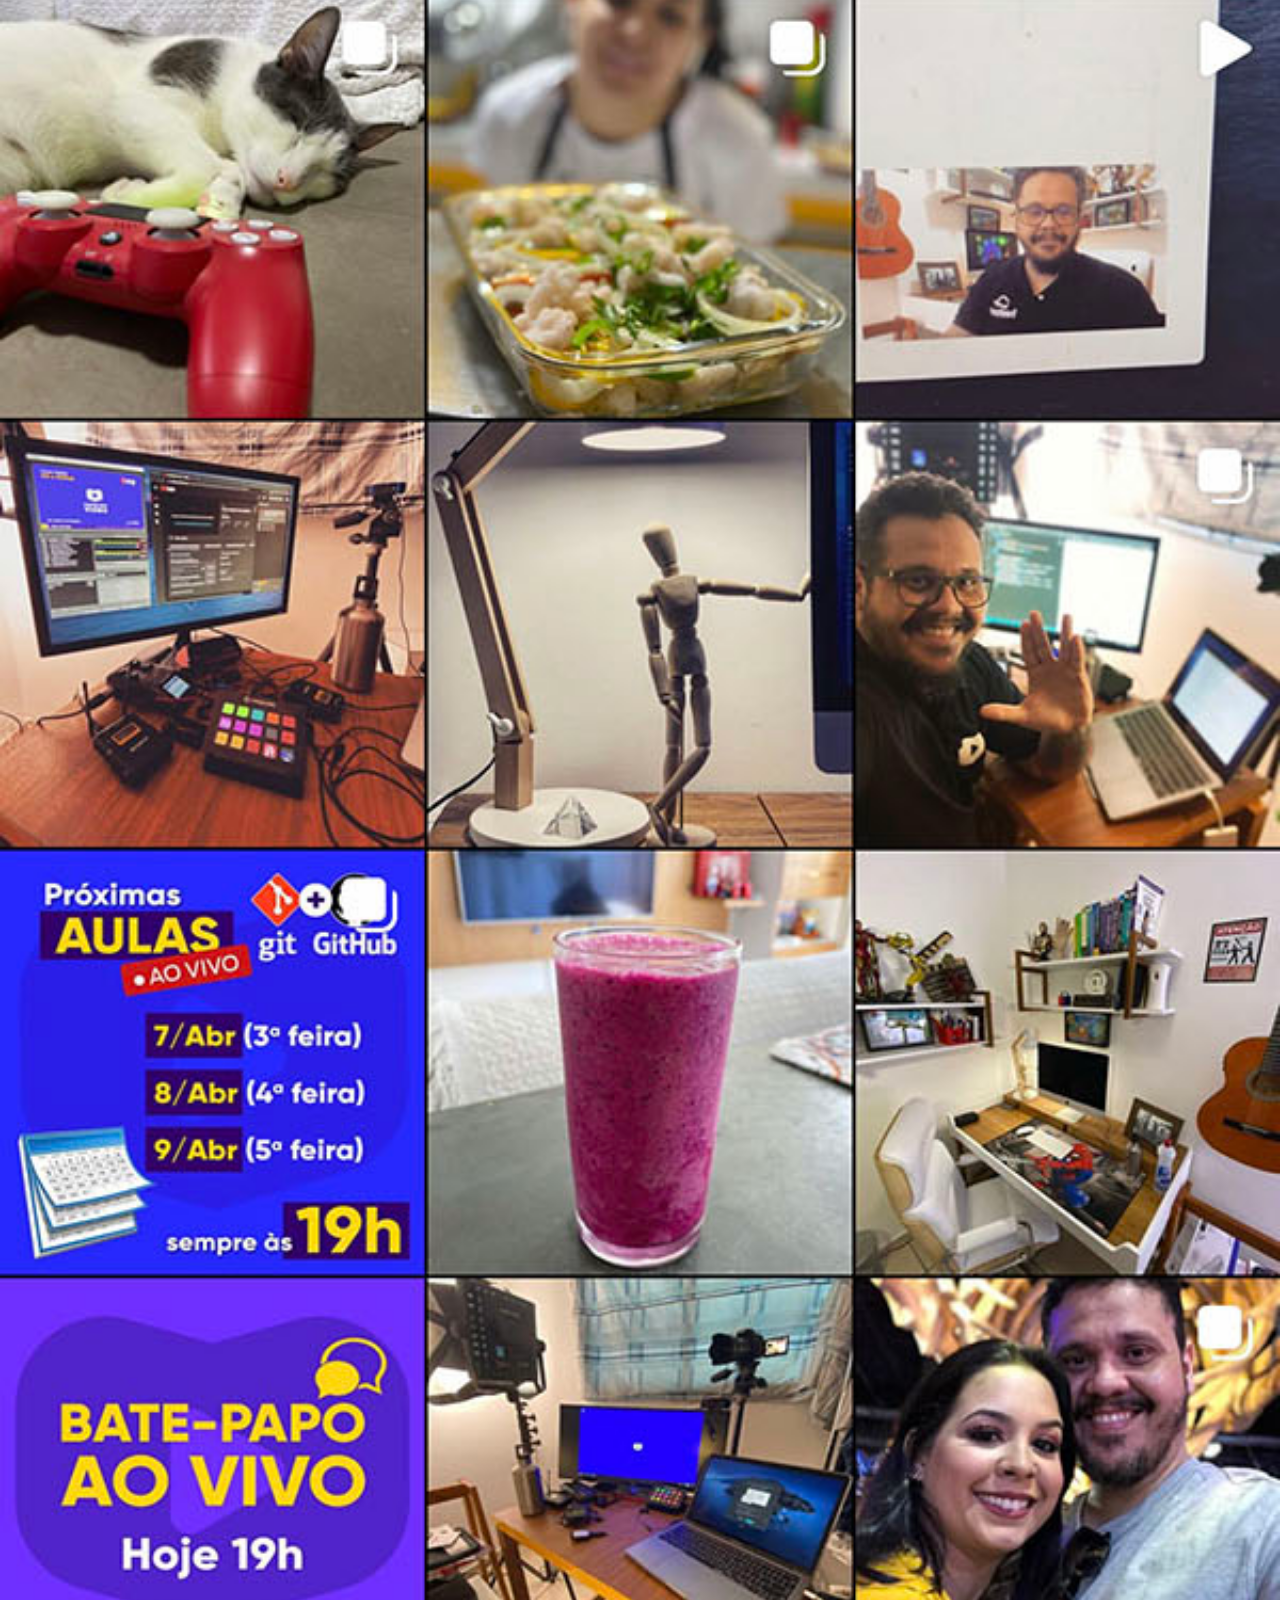
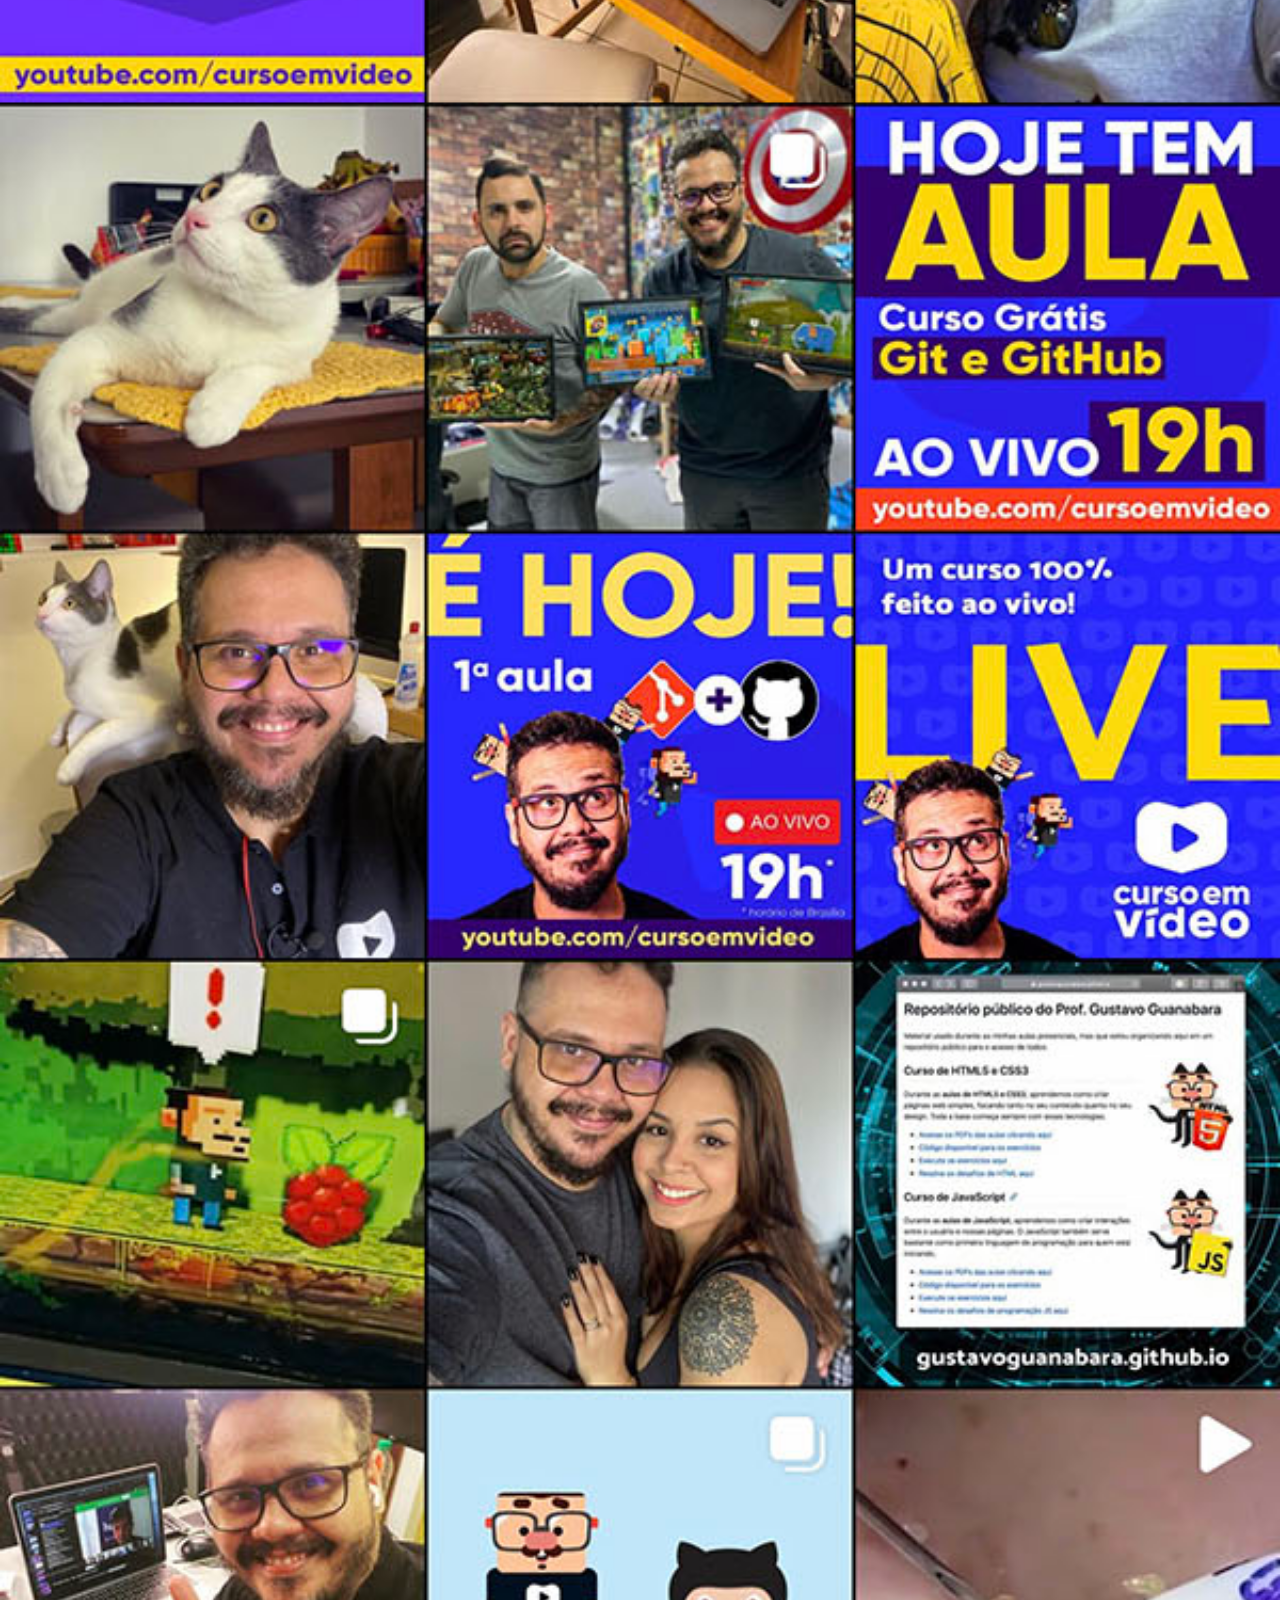
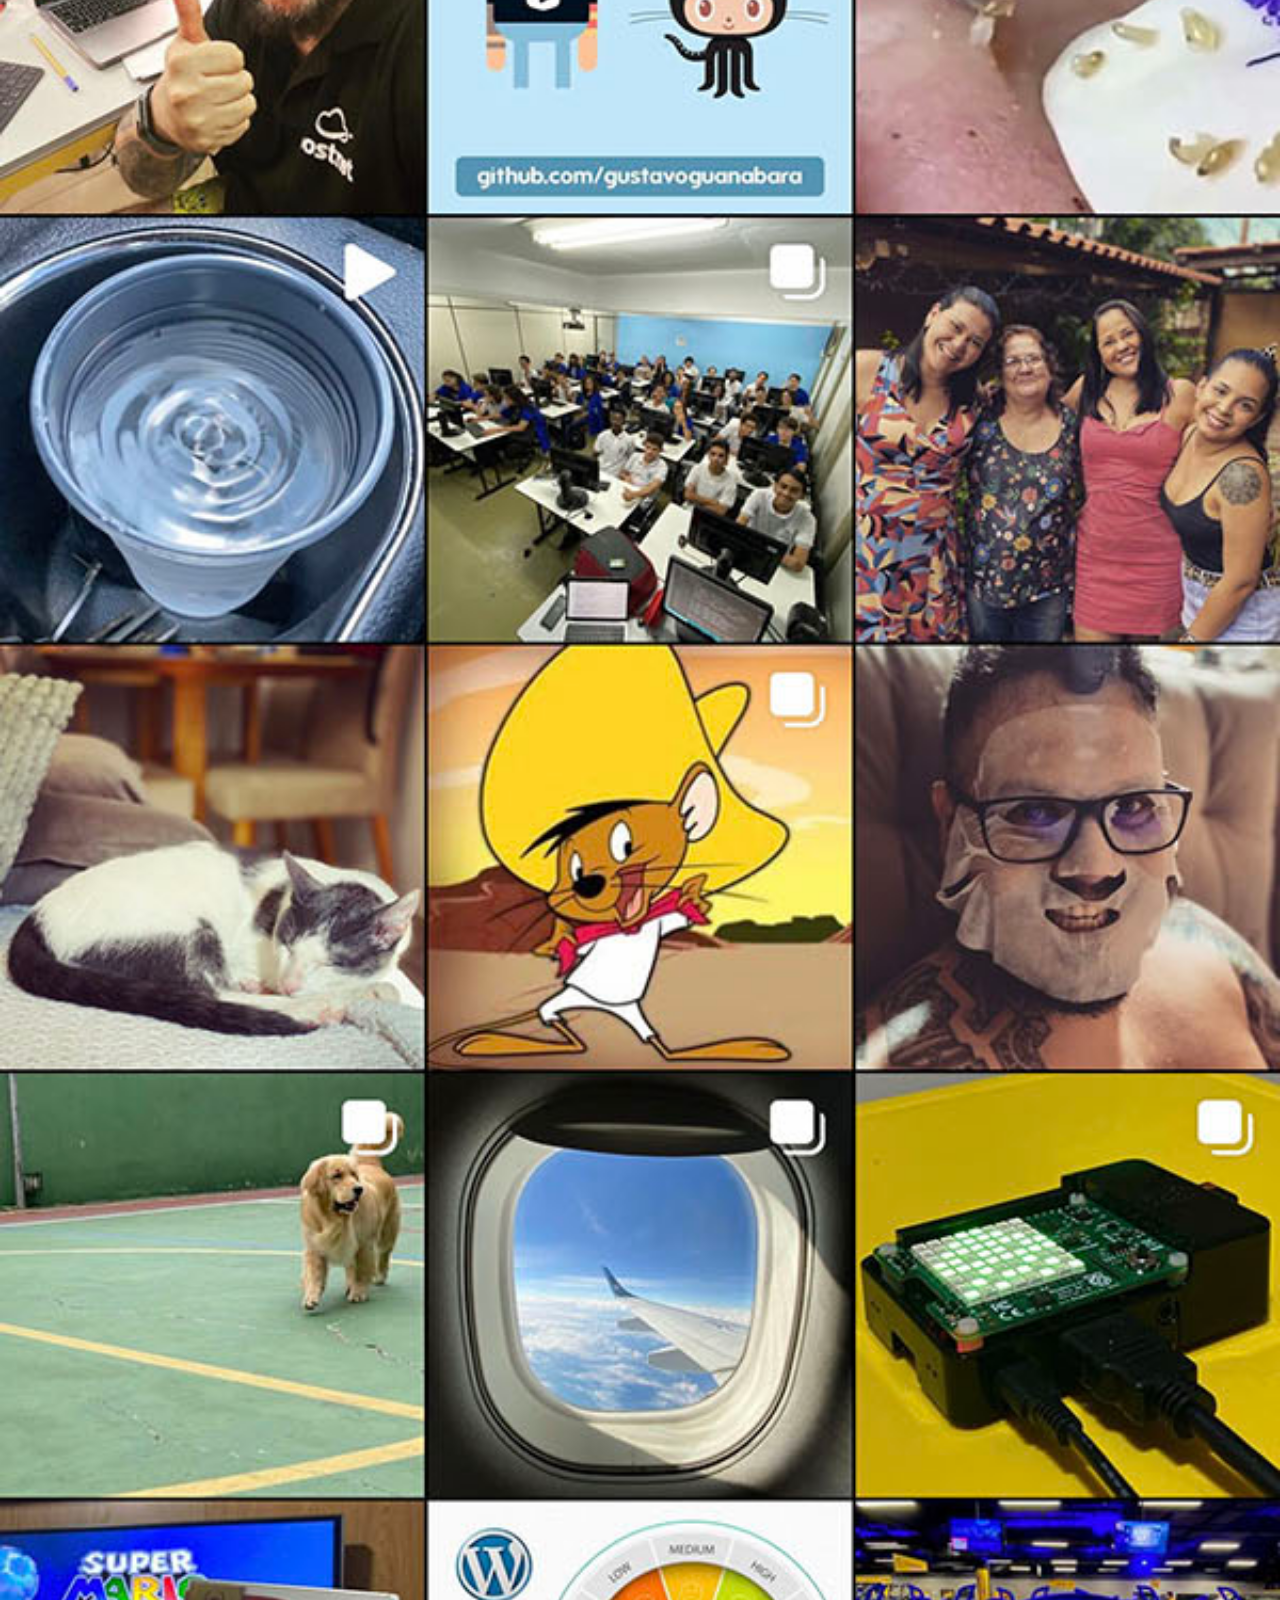
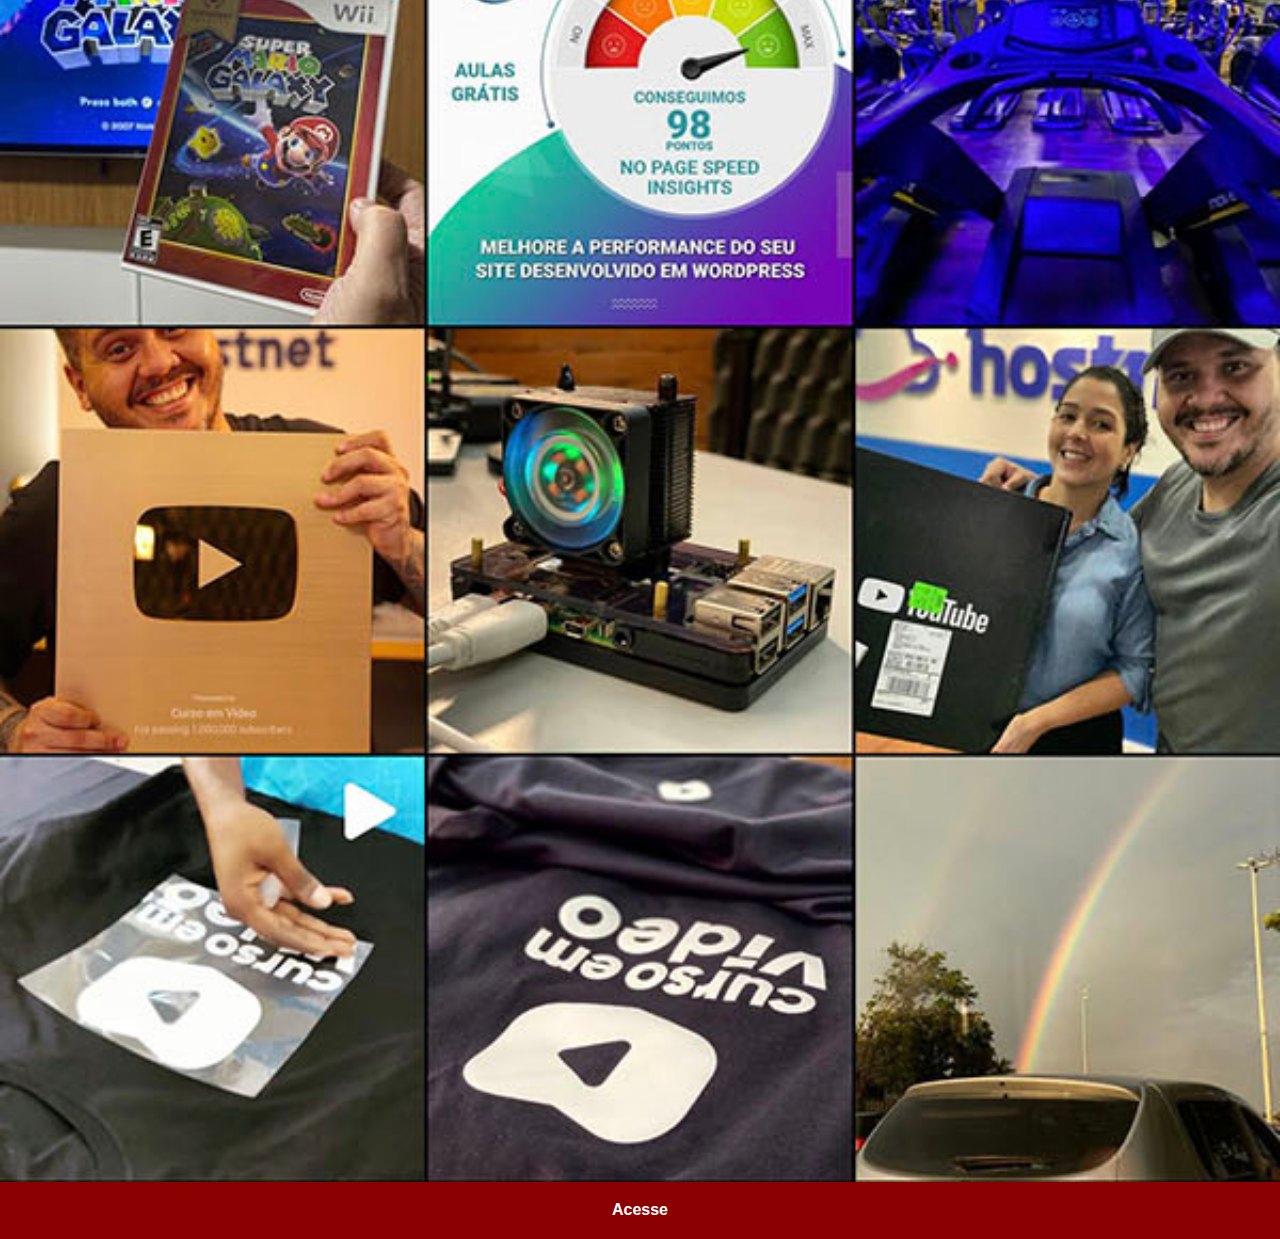
<file: paginas/instagram.html>
<!DOCTYPE html>
<html lang="pt-br">
<head>
    <meta charset="UTF-8">
    <meta name="viewport" content="width=device-width, initial-scale=1.0">
    <title>Tem img</title>
    <link rel="stylesheet" href="style.css">
</head>
<body>
    <img src="../images/tela-instagram.jpg" alt="nada">
    <a href="https://www.instagram.com/gustavoguanabara/" target="_blank">
        Acesse
    </a>
</body>
</html>
</file>
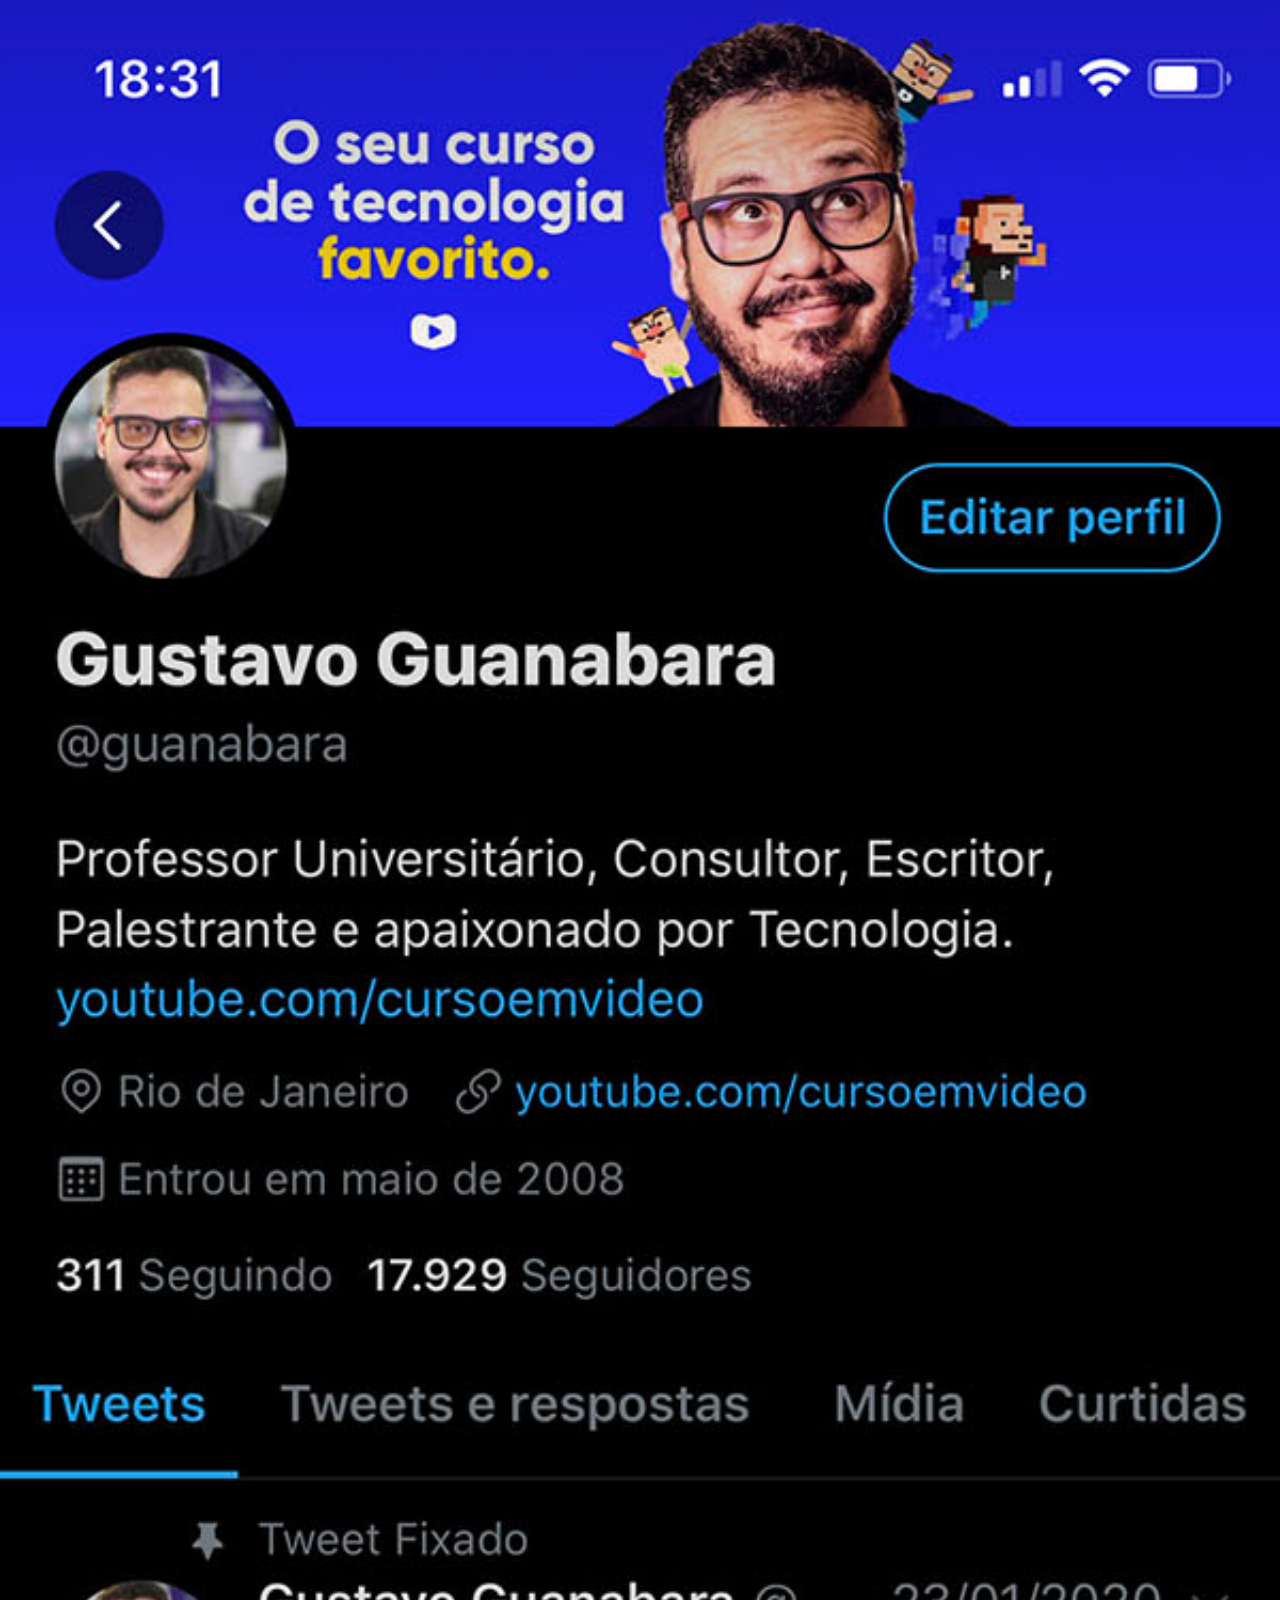
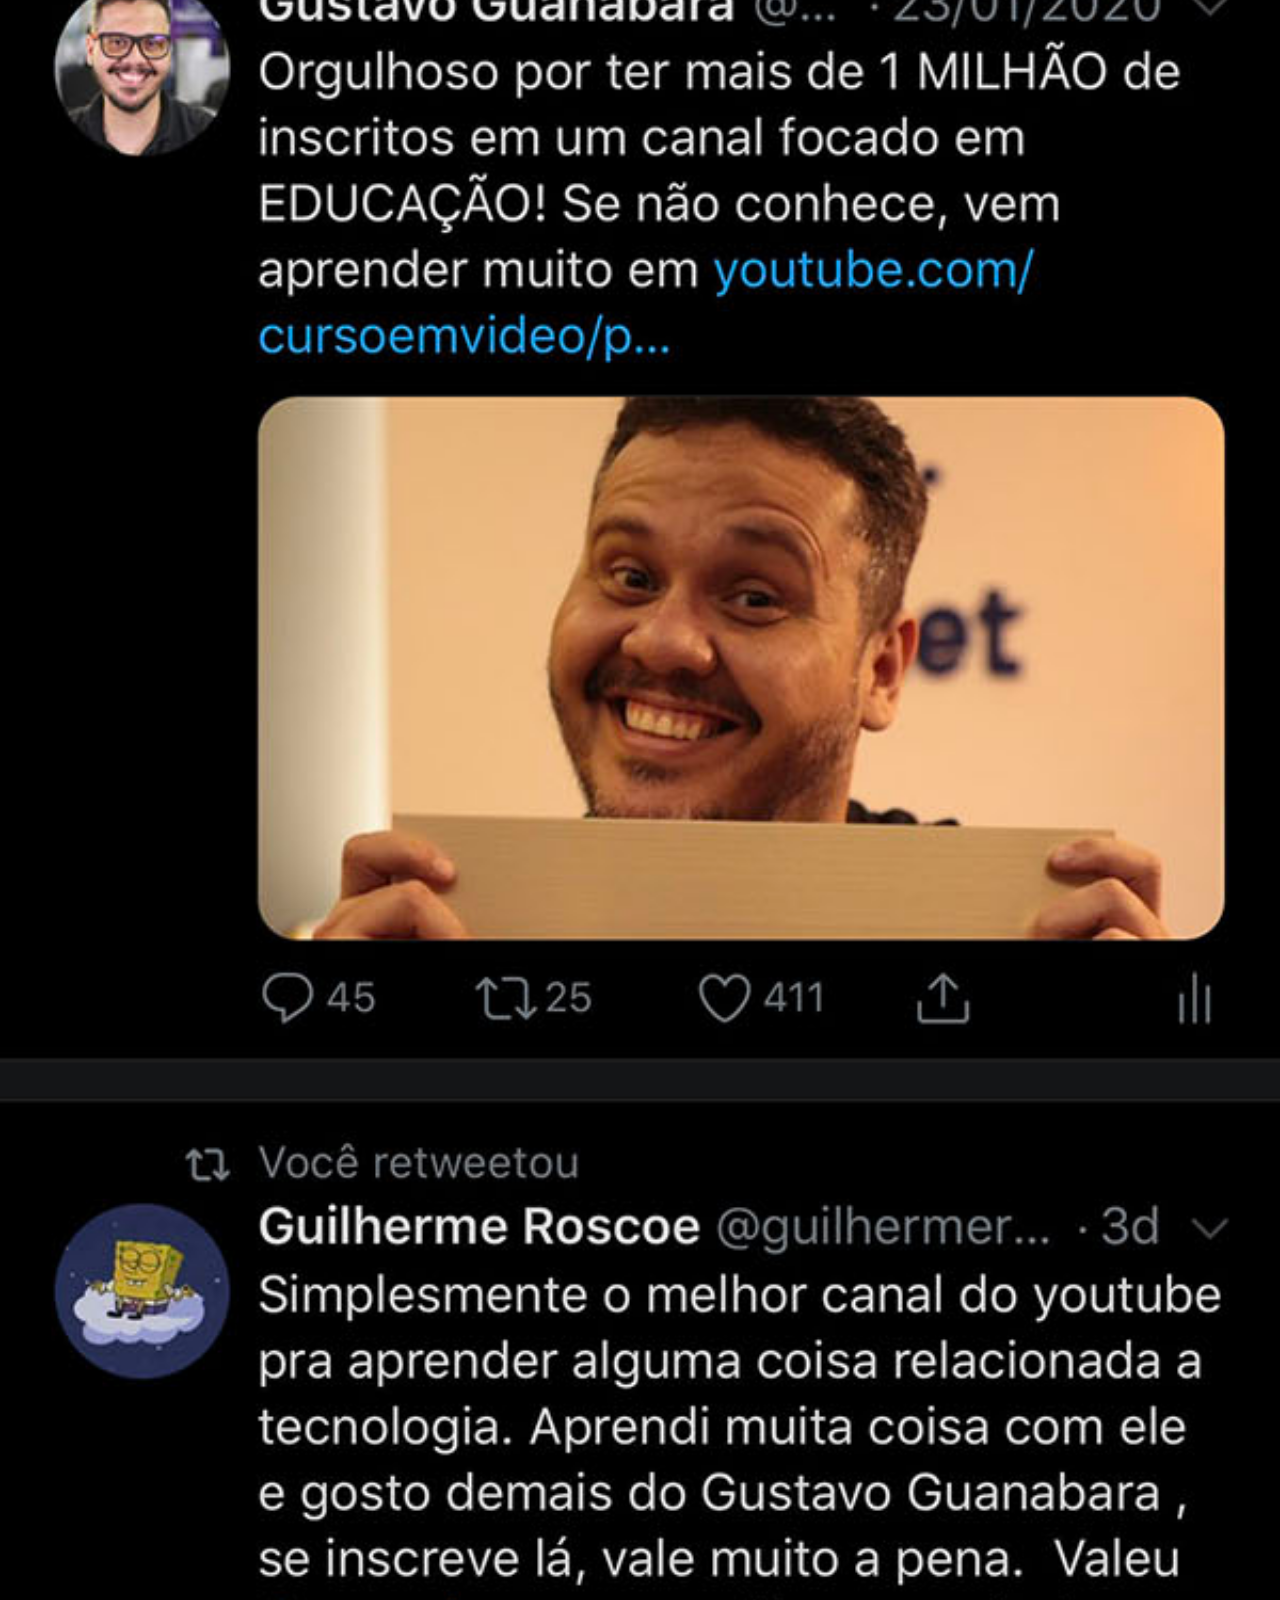
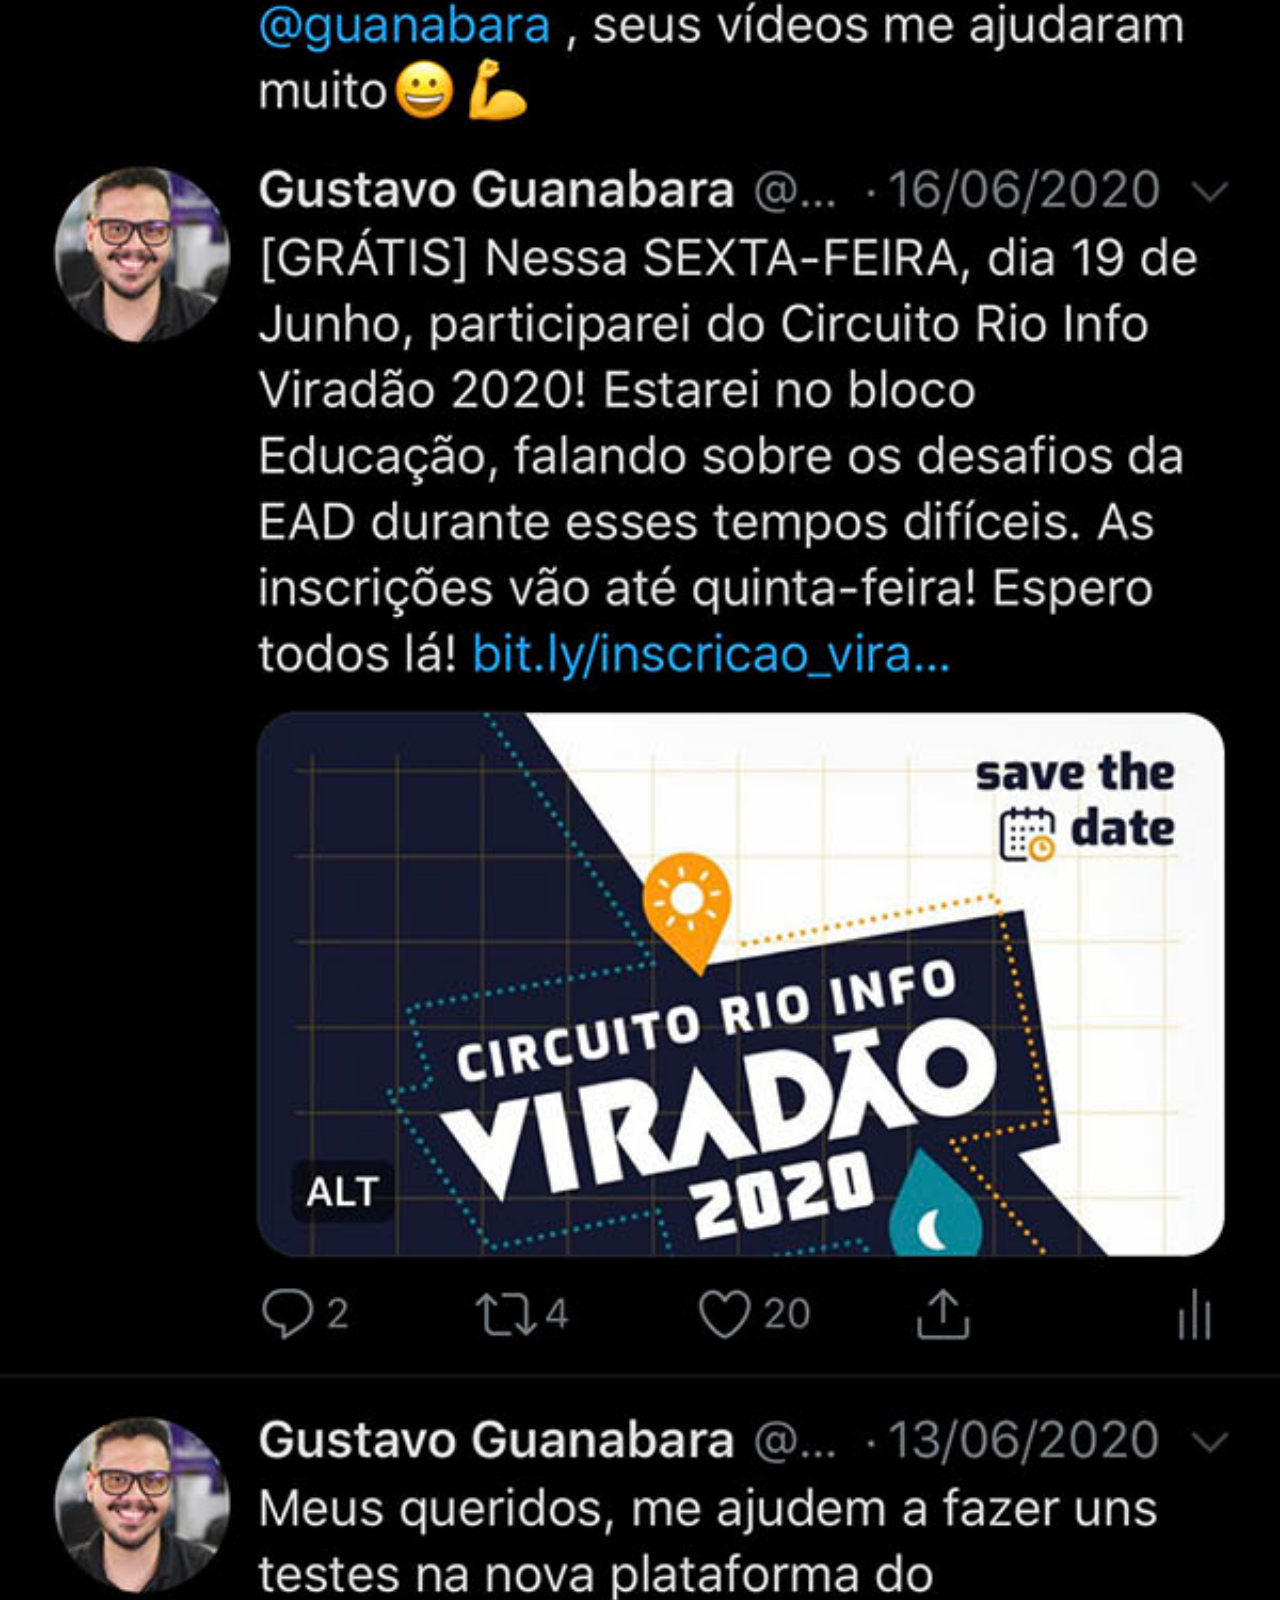
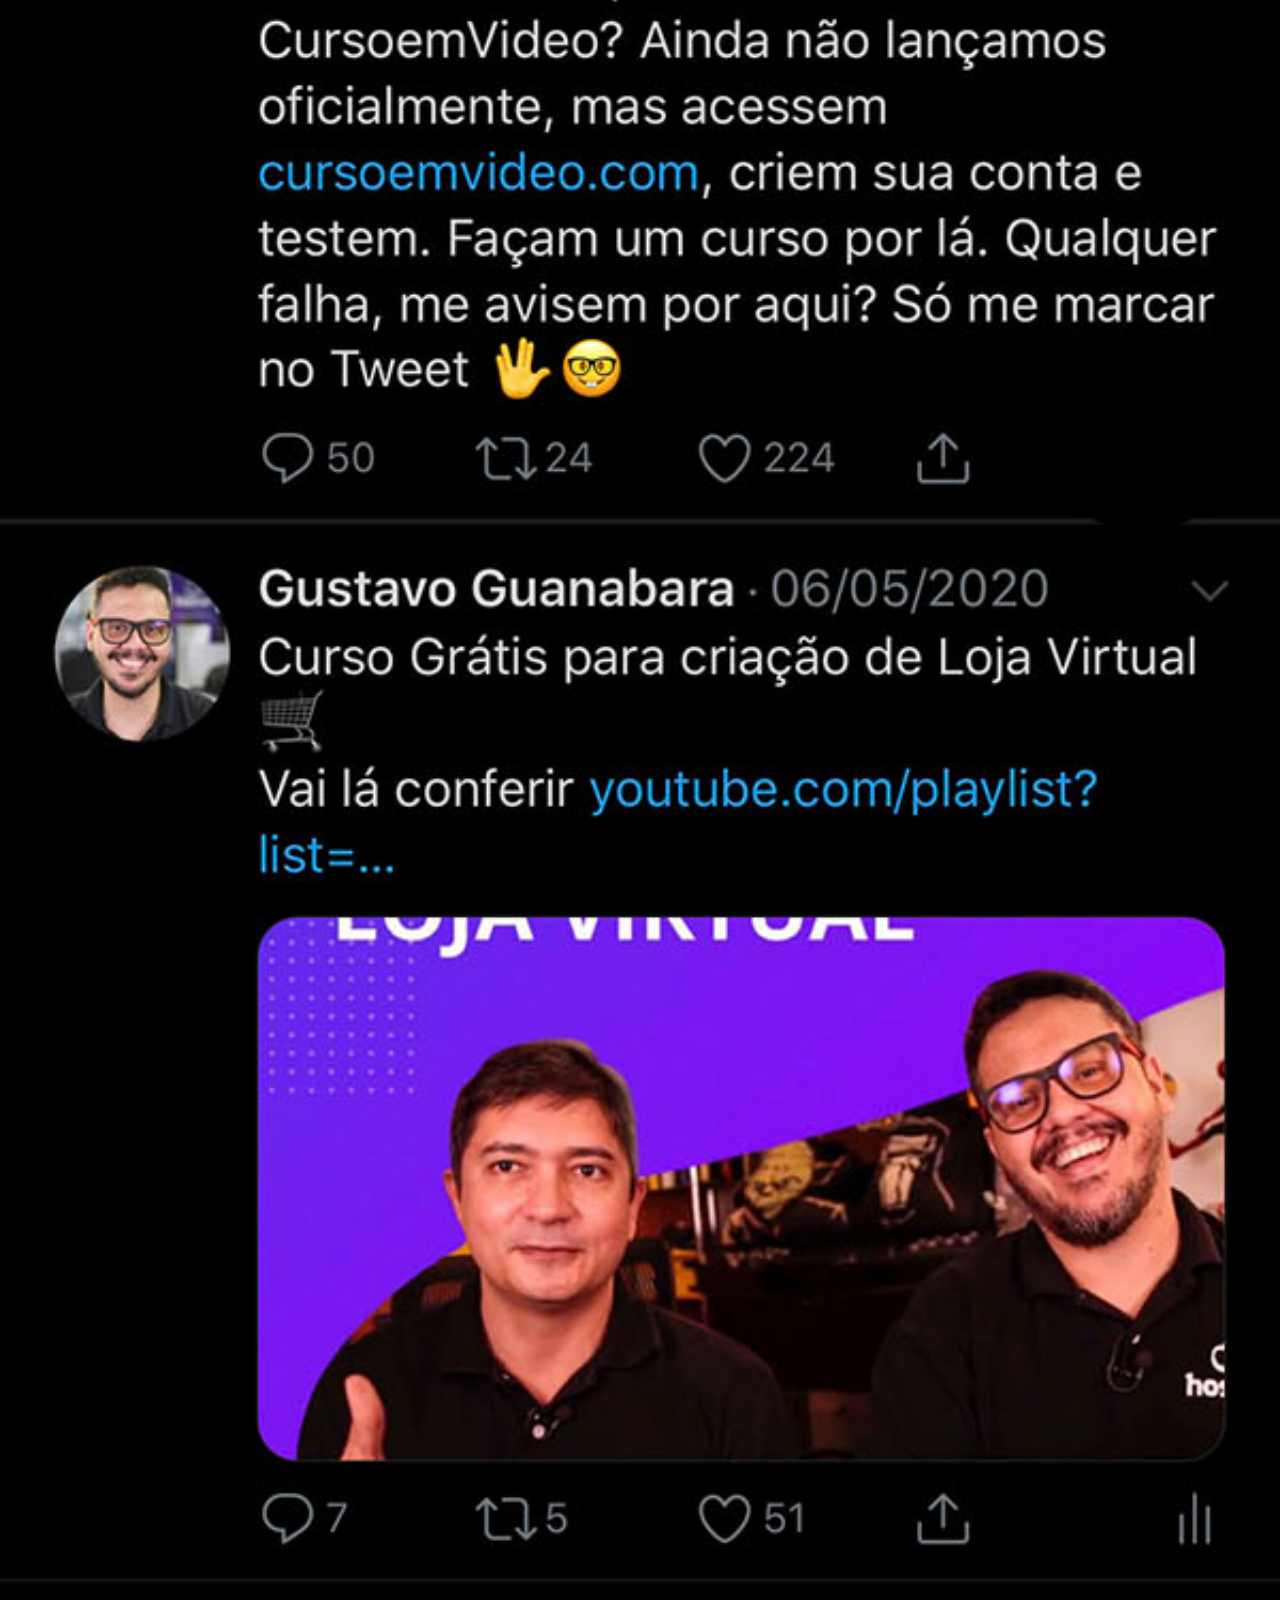
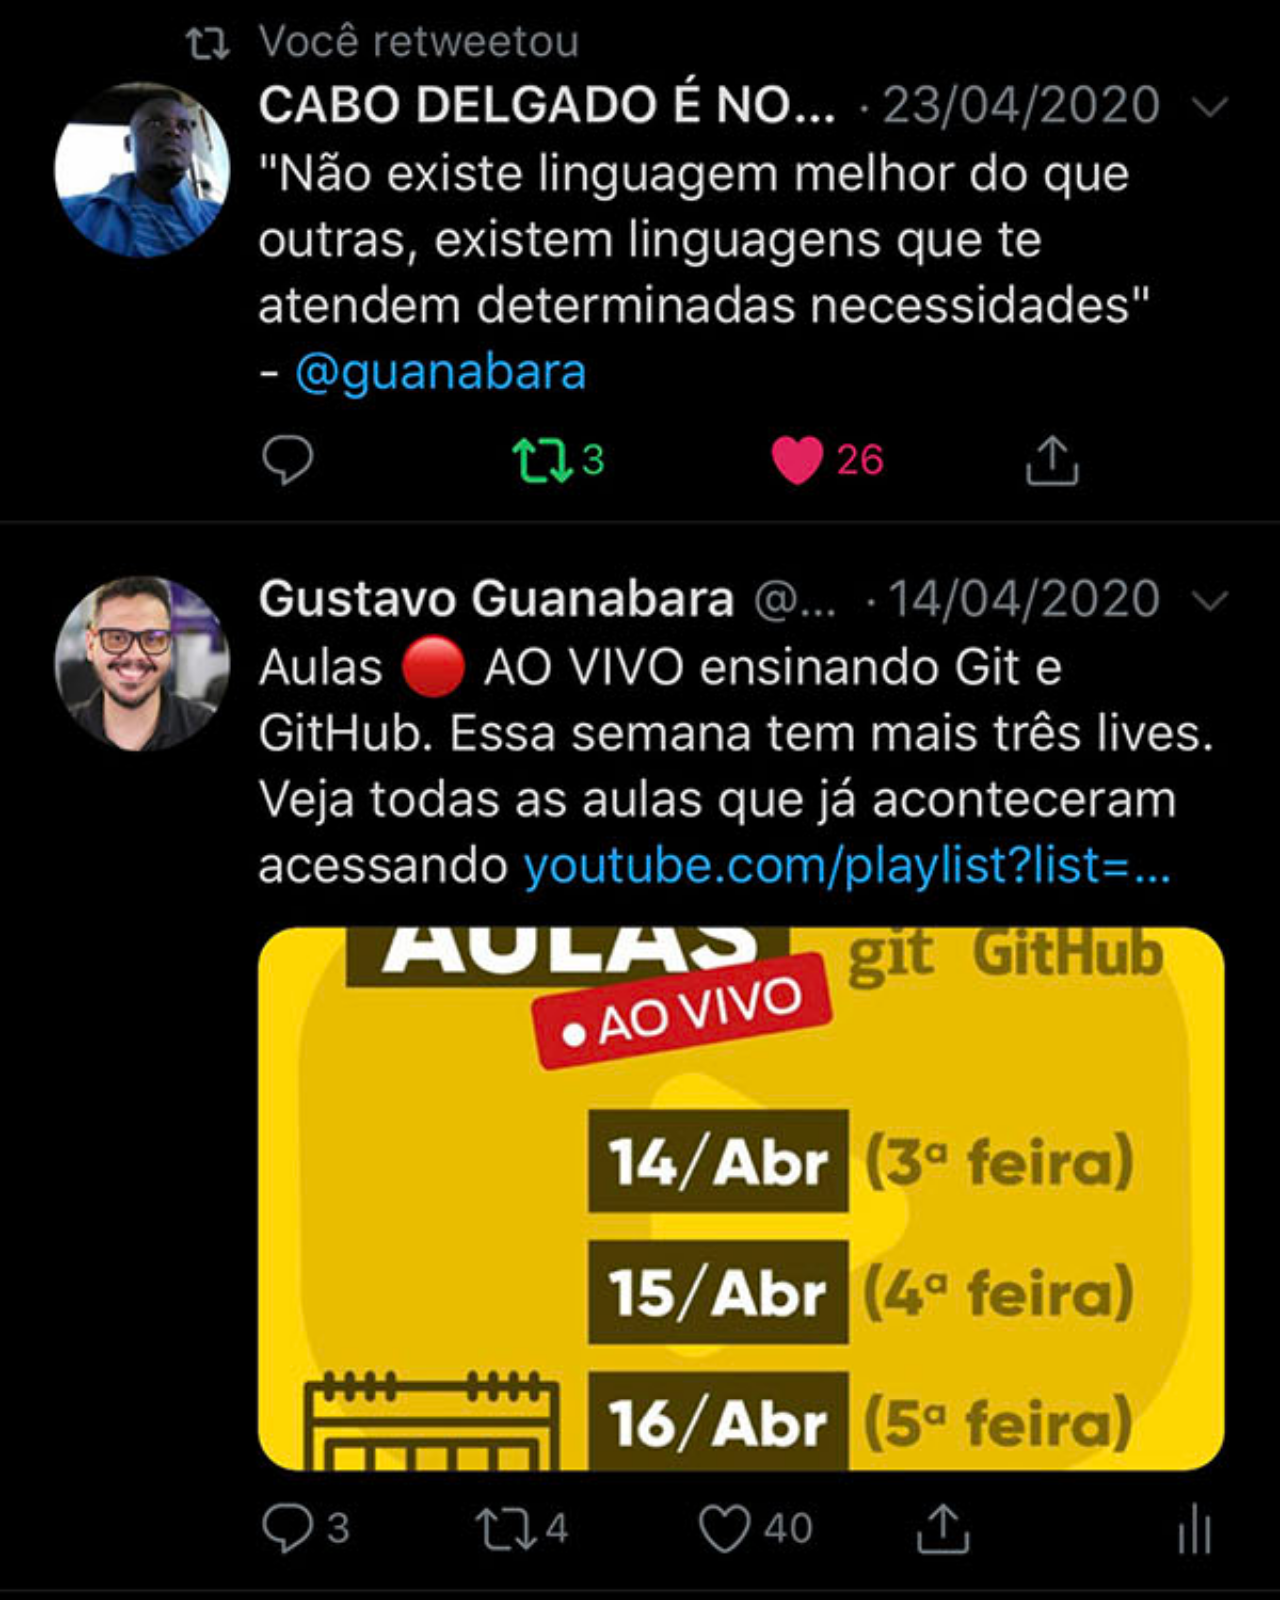
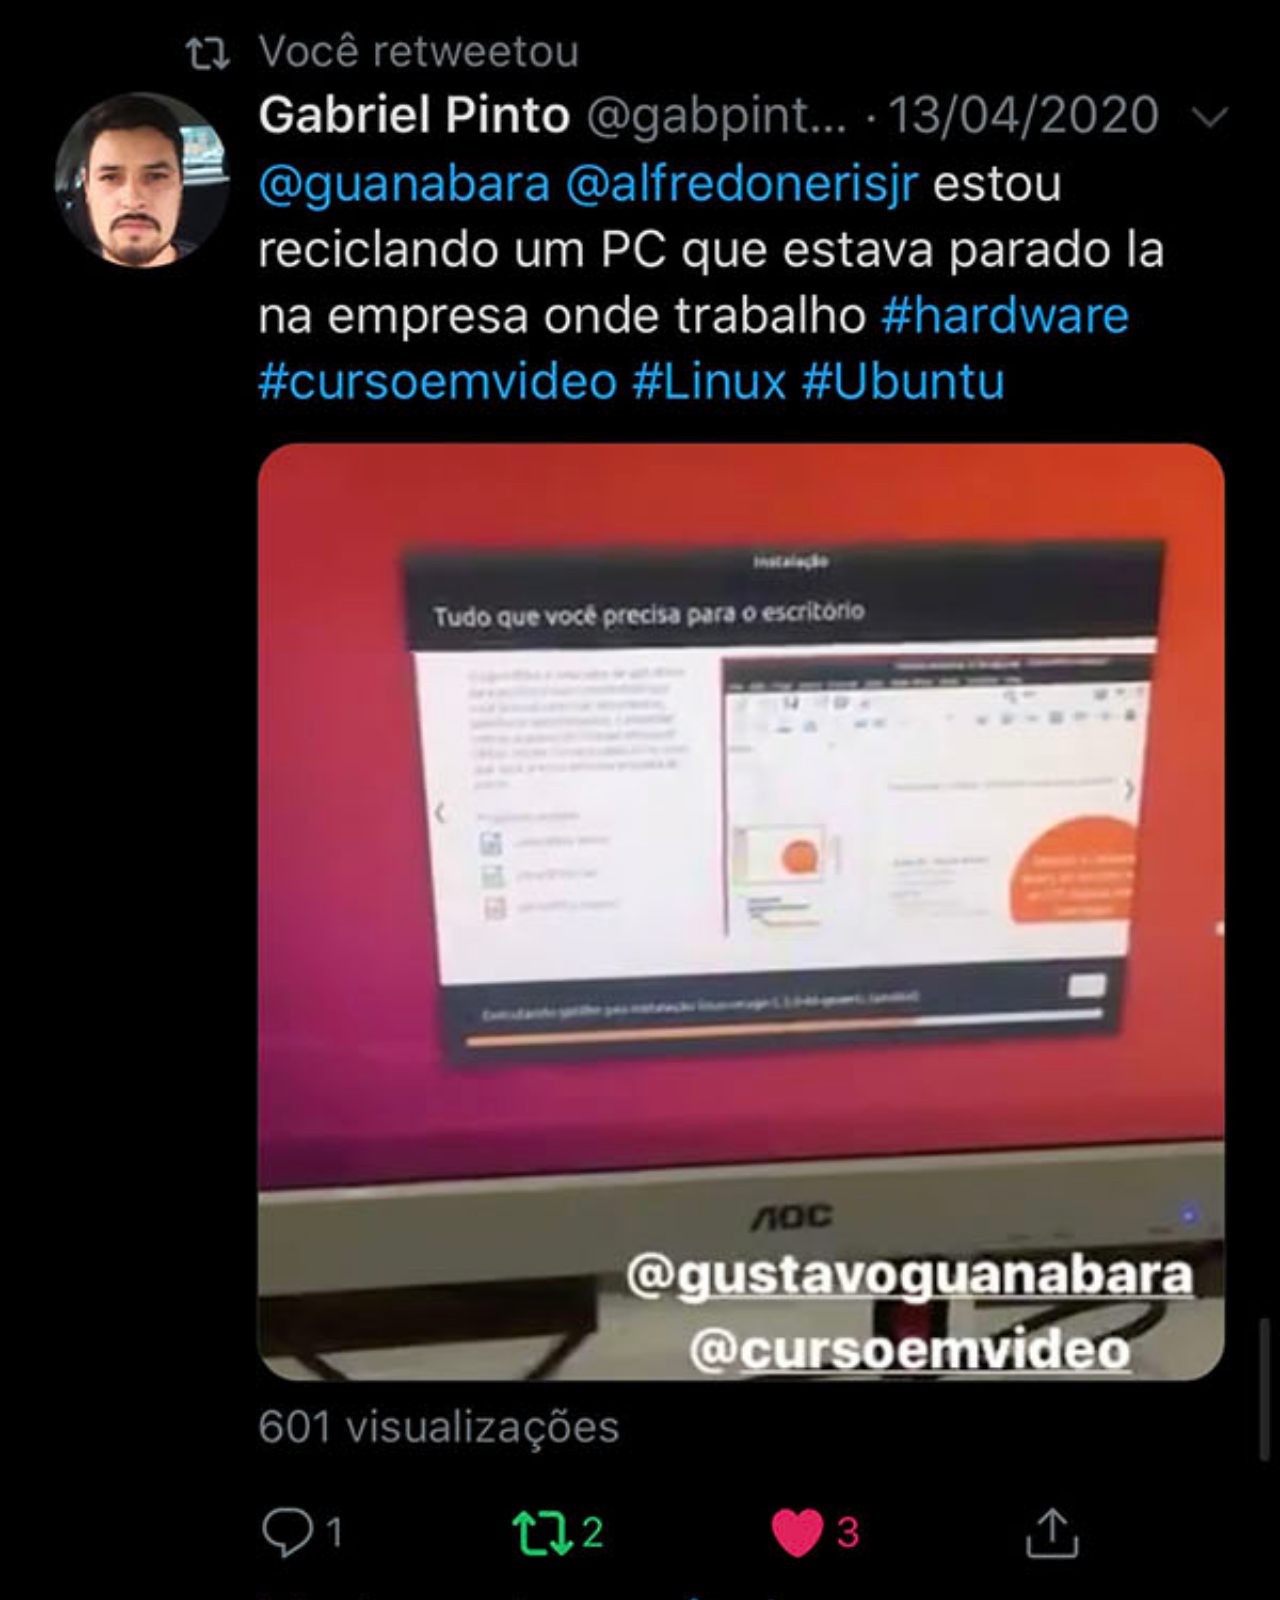
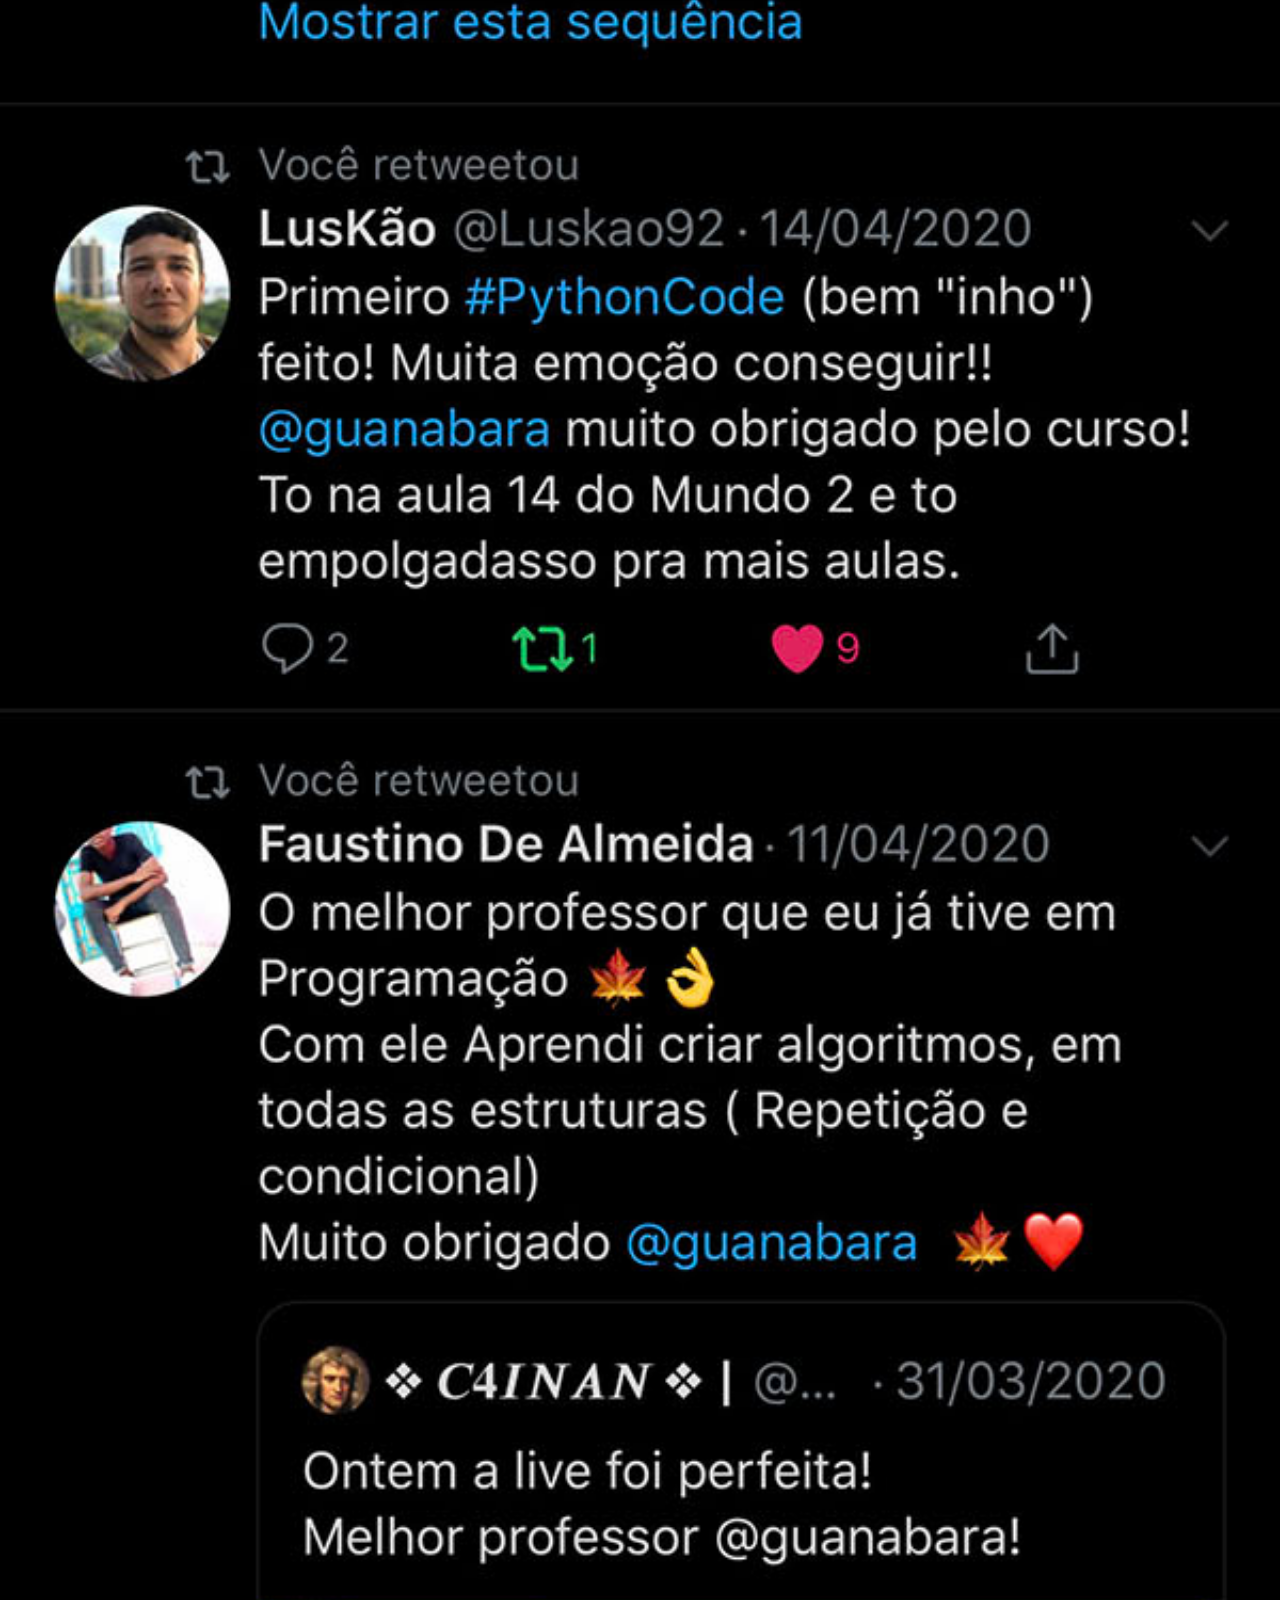
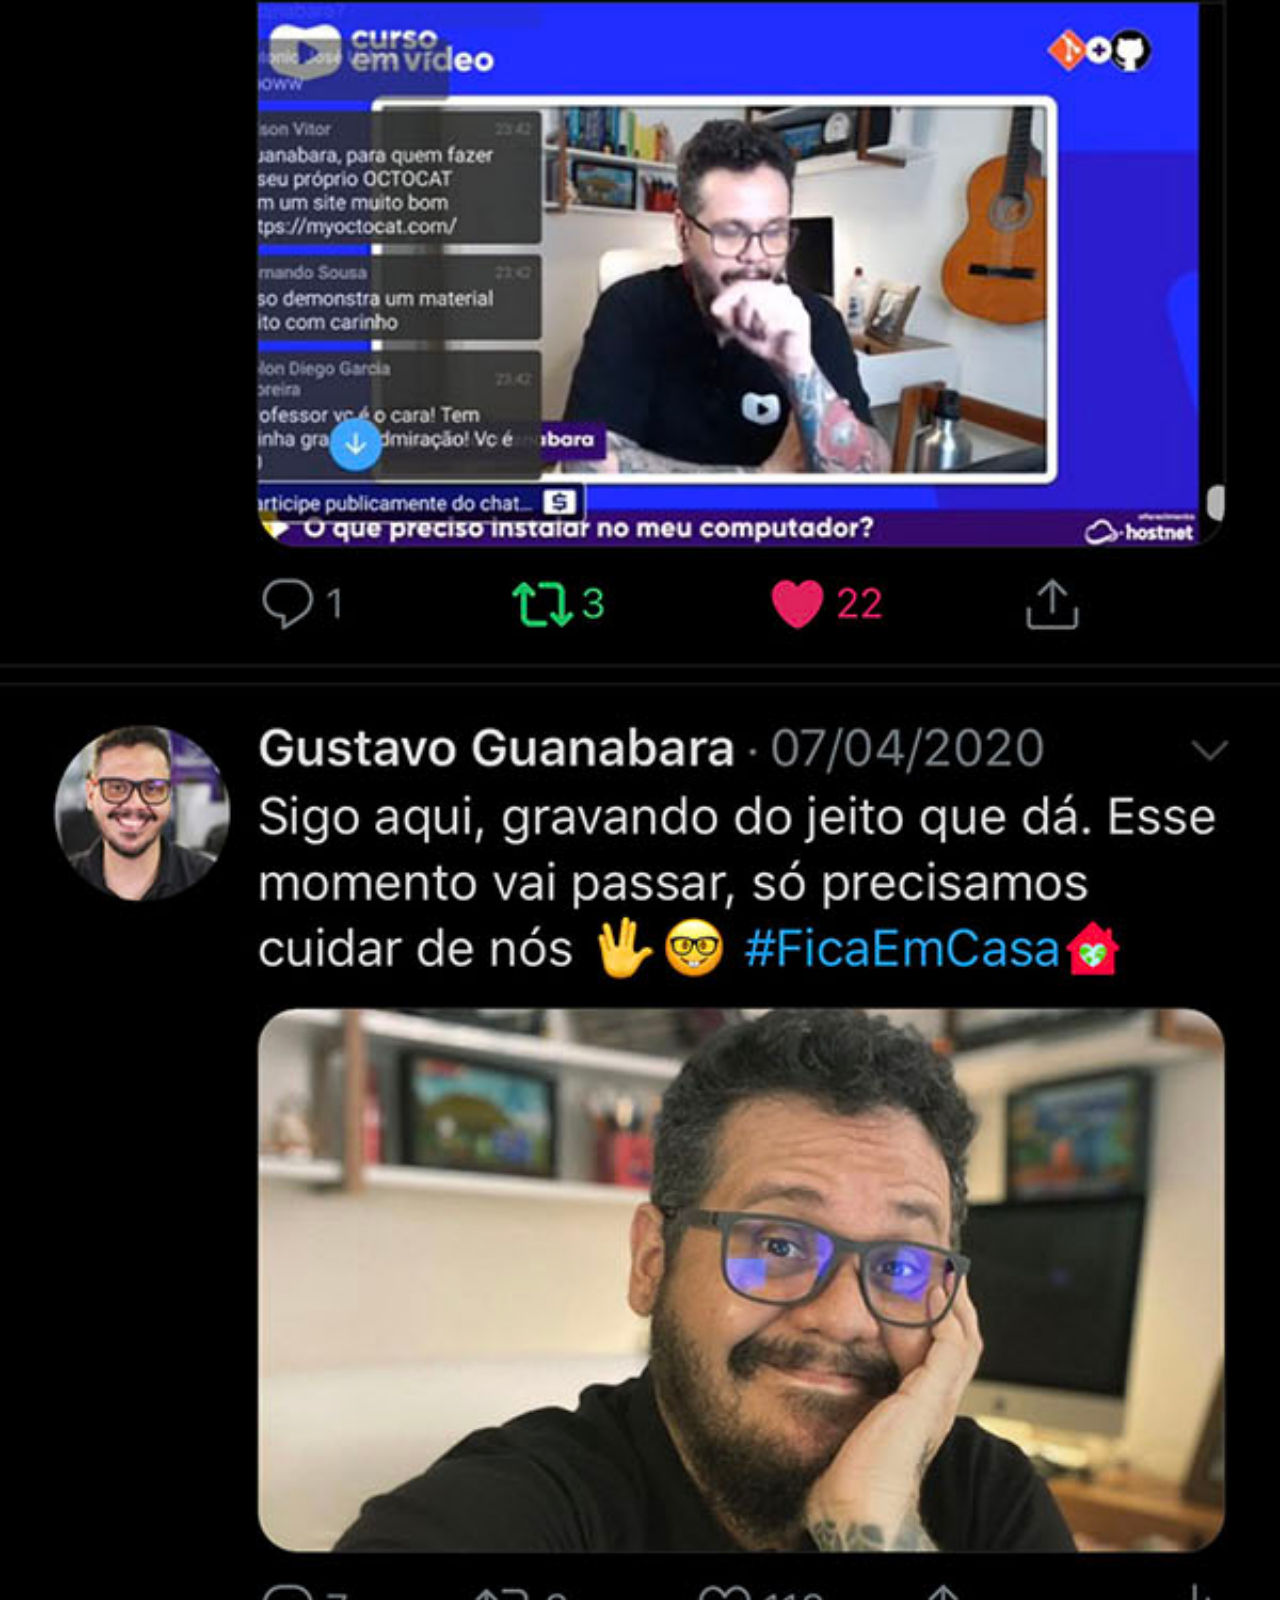
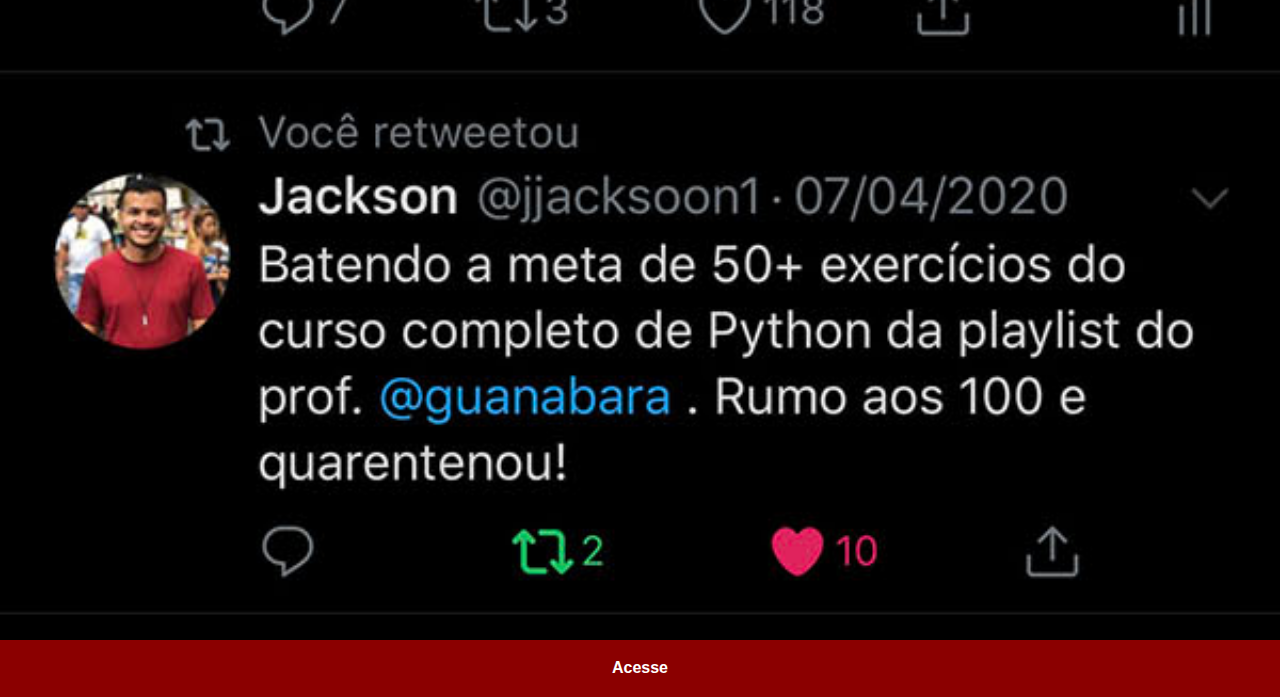
<file: paginas/twitter.html>
<!DOCTYPE html>
<html lang="pt-br">
<head>
    <meta charset="UTF-8">
    <meta name="viewport" content="width=device-width, initial-scale=1.0">
    <title>Tem img</title>
    <link rel="stylesheet" href="style.css">
</head>
<body>
    <img src="../images/tela-twitter.jpg" alt="nada">
    <a href="https://twitter.com/guanabara?ref_src=twsrc%5Egoogle%7Ctwcamp%5Eserp%7Ctwgr%5Eauthor" target="_blank">
        Acesse
    </a>
</body>
</html>
</file>
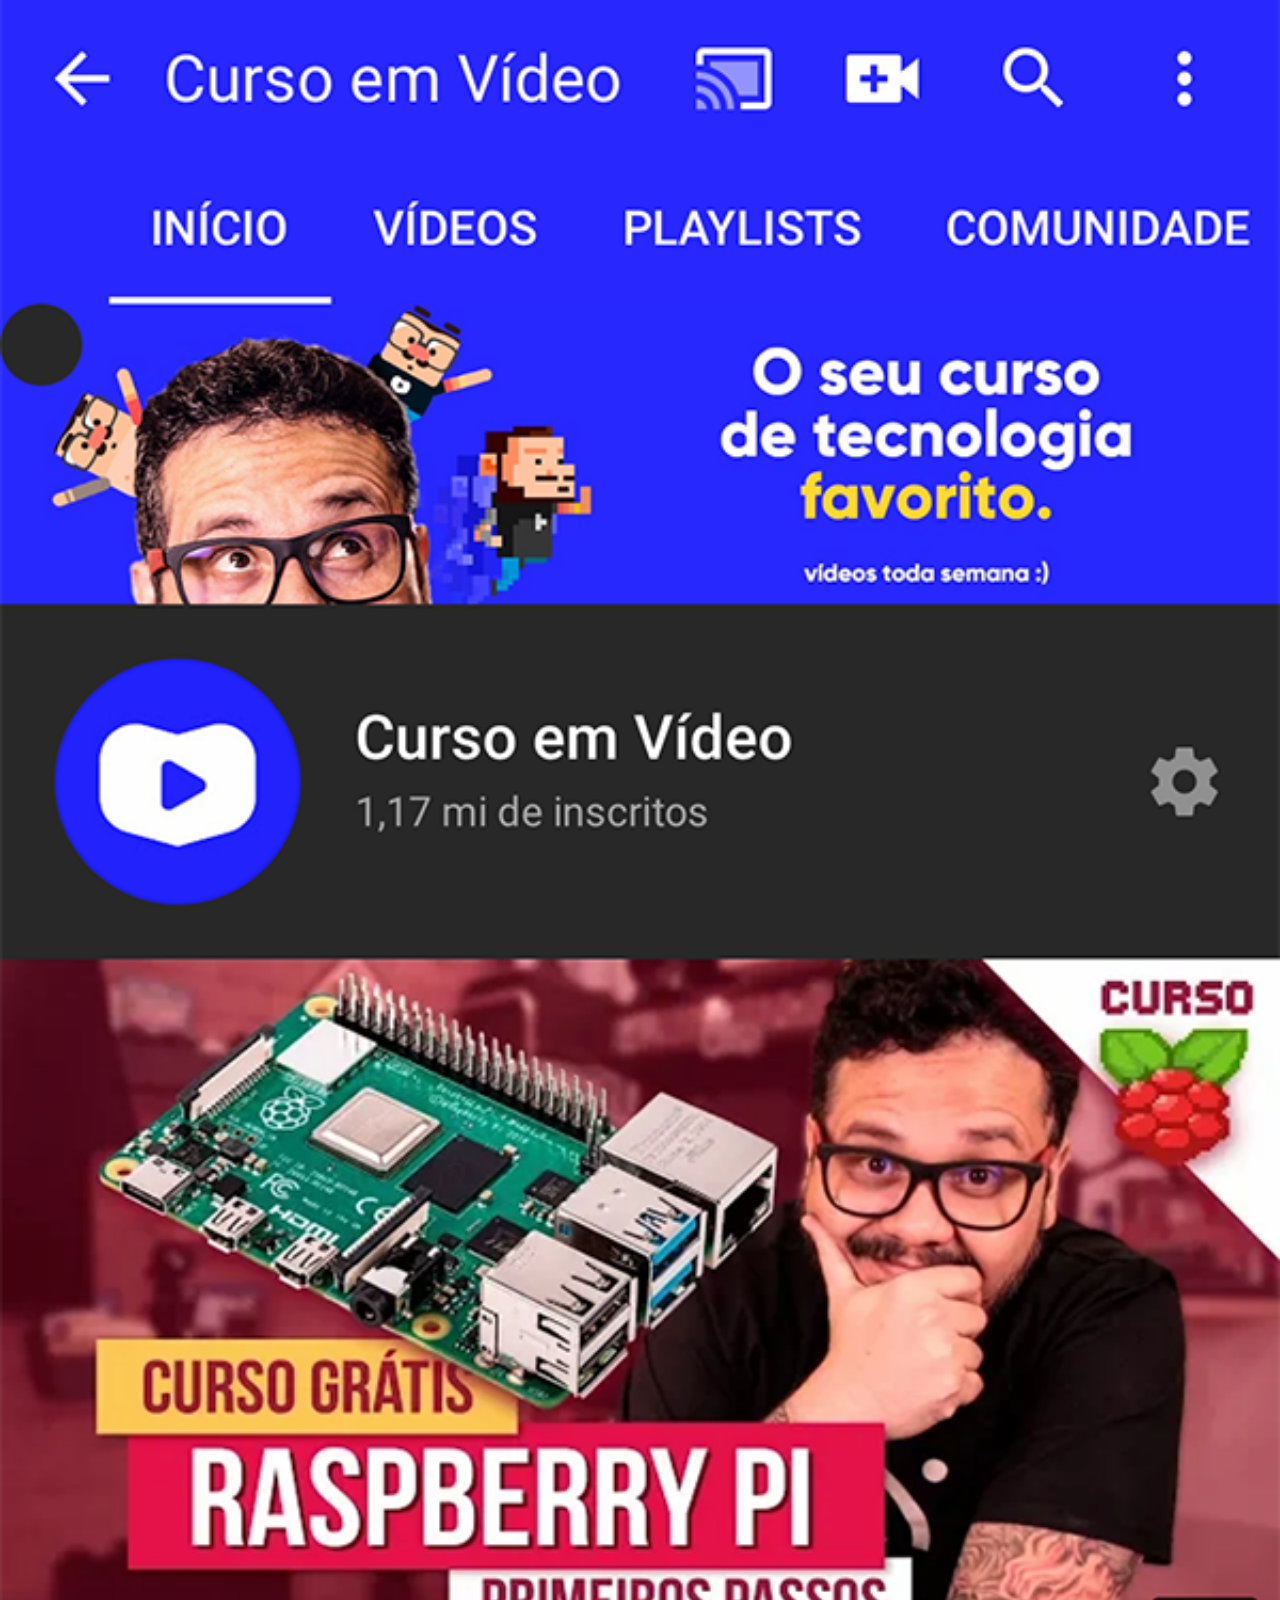
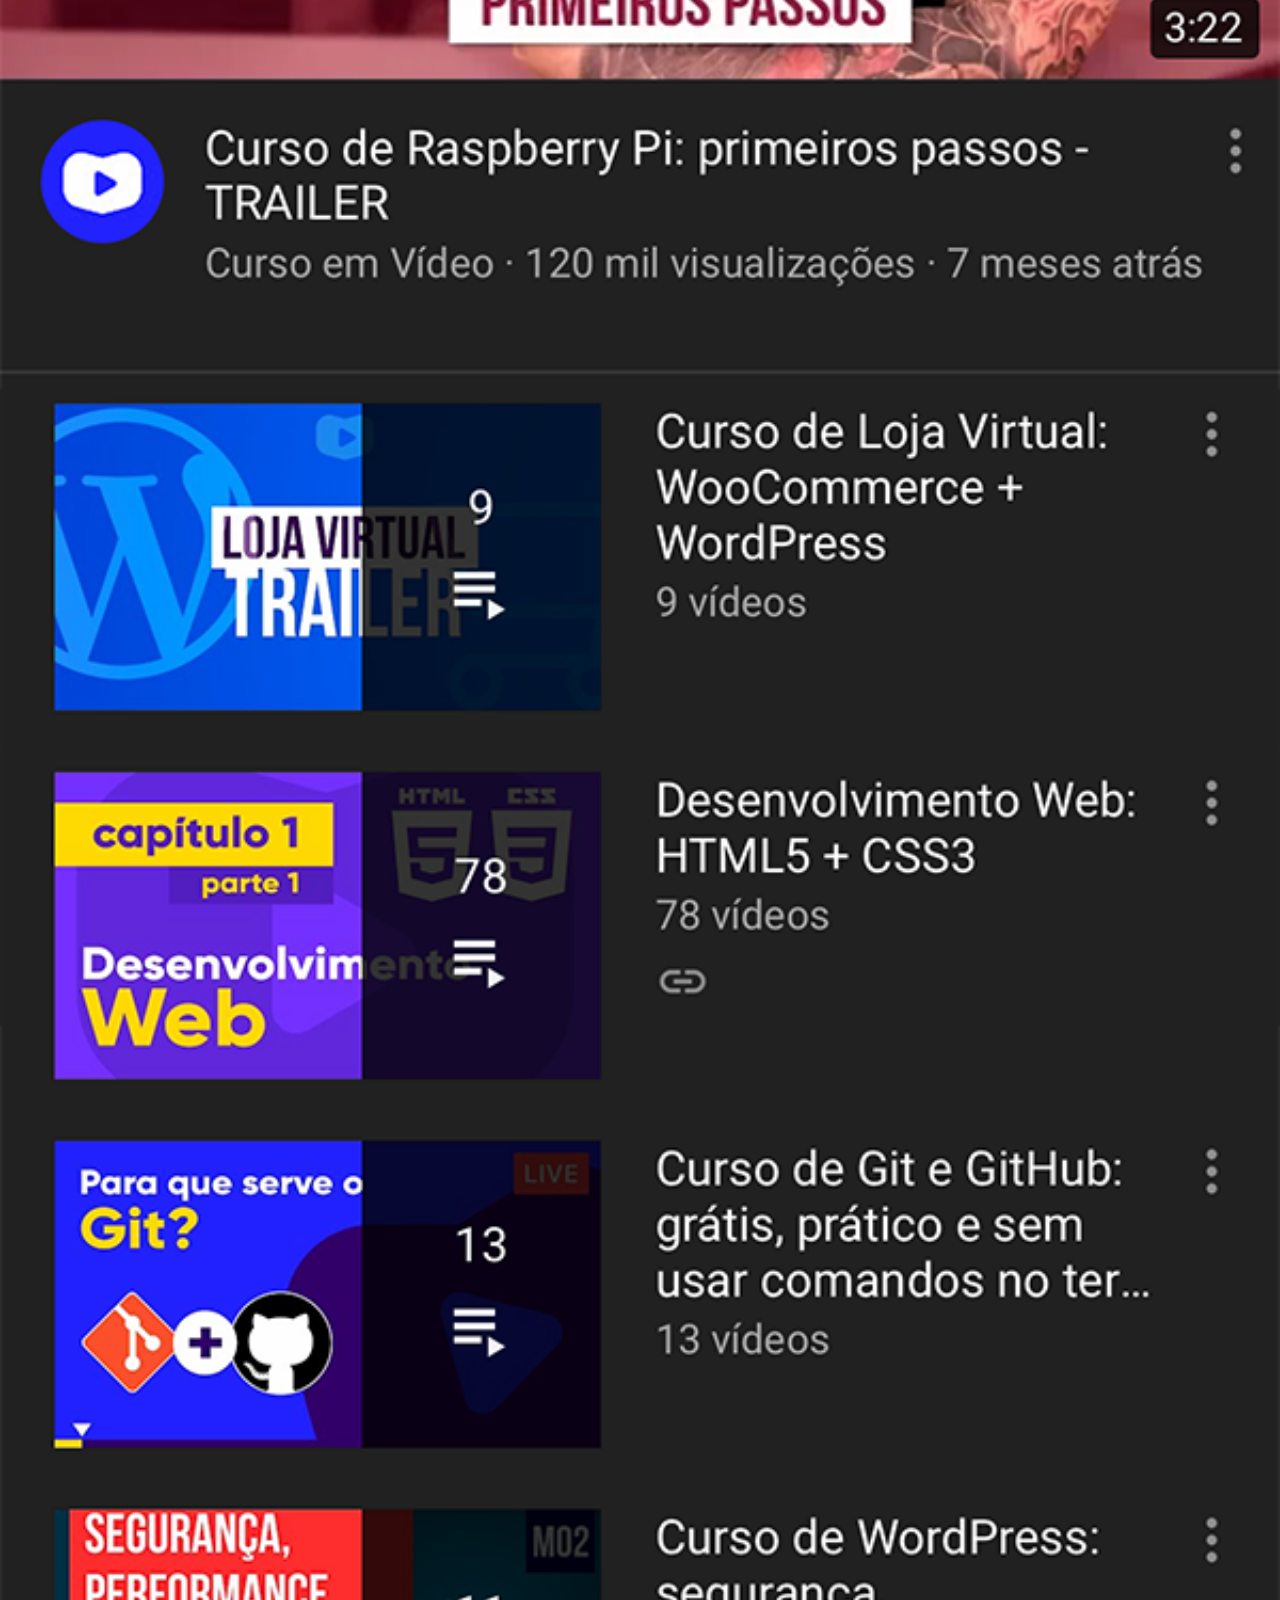
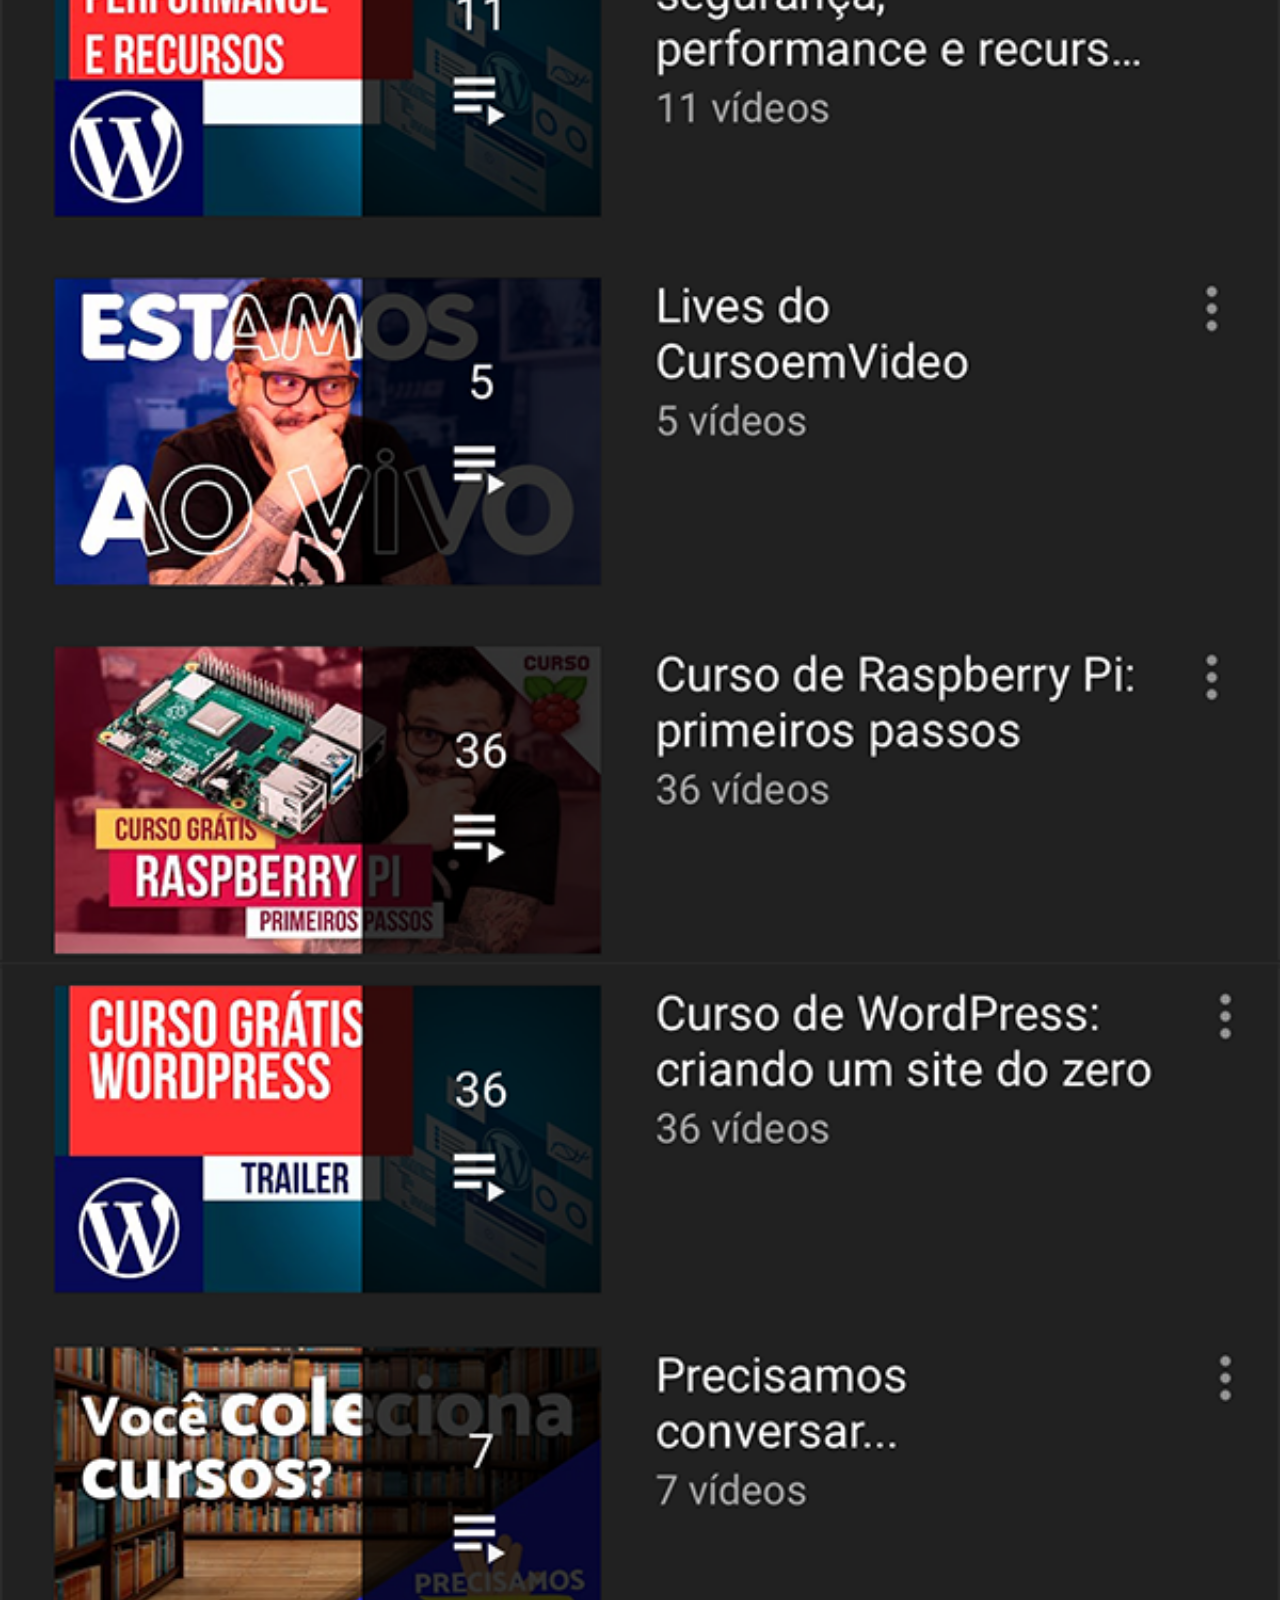
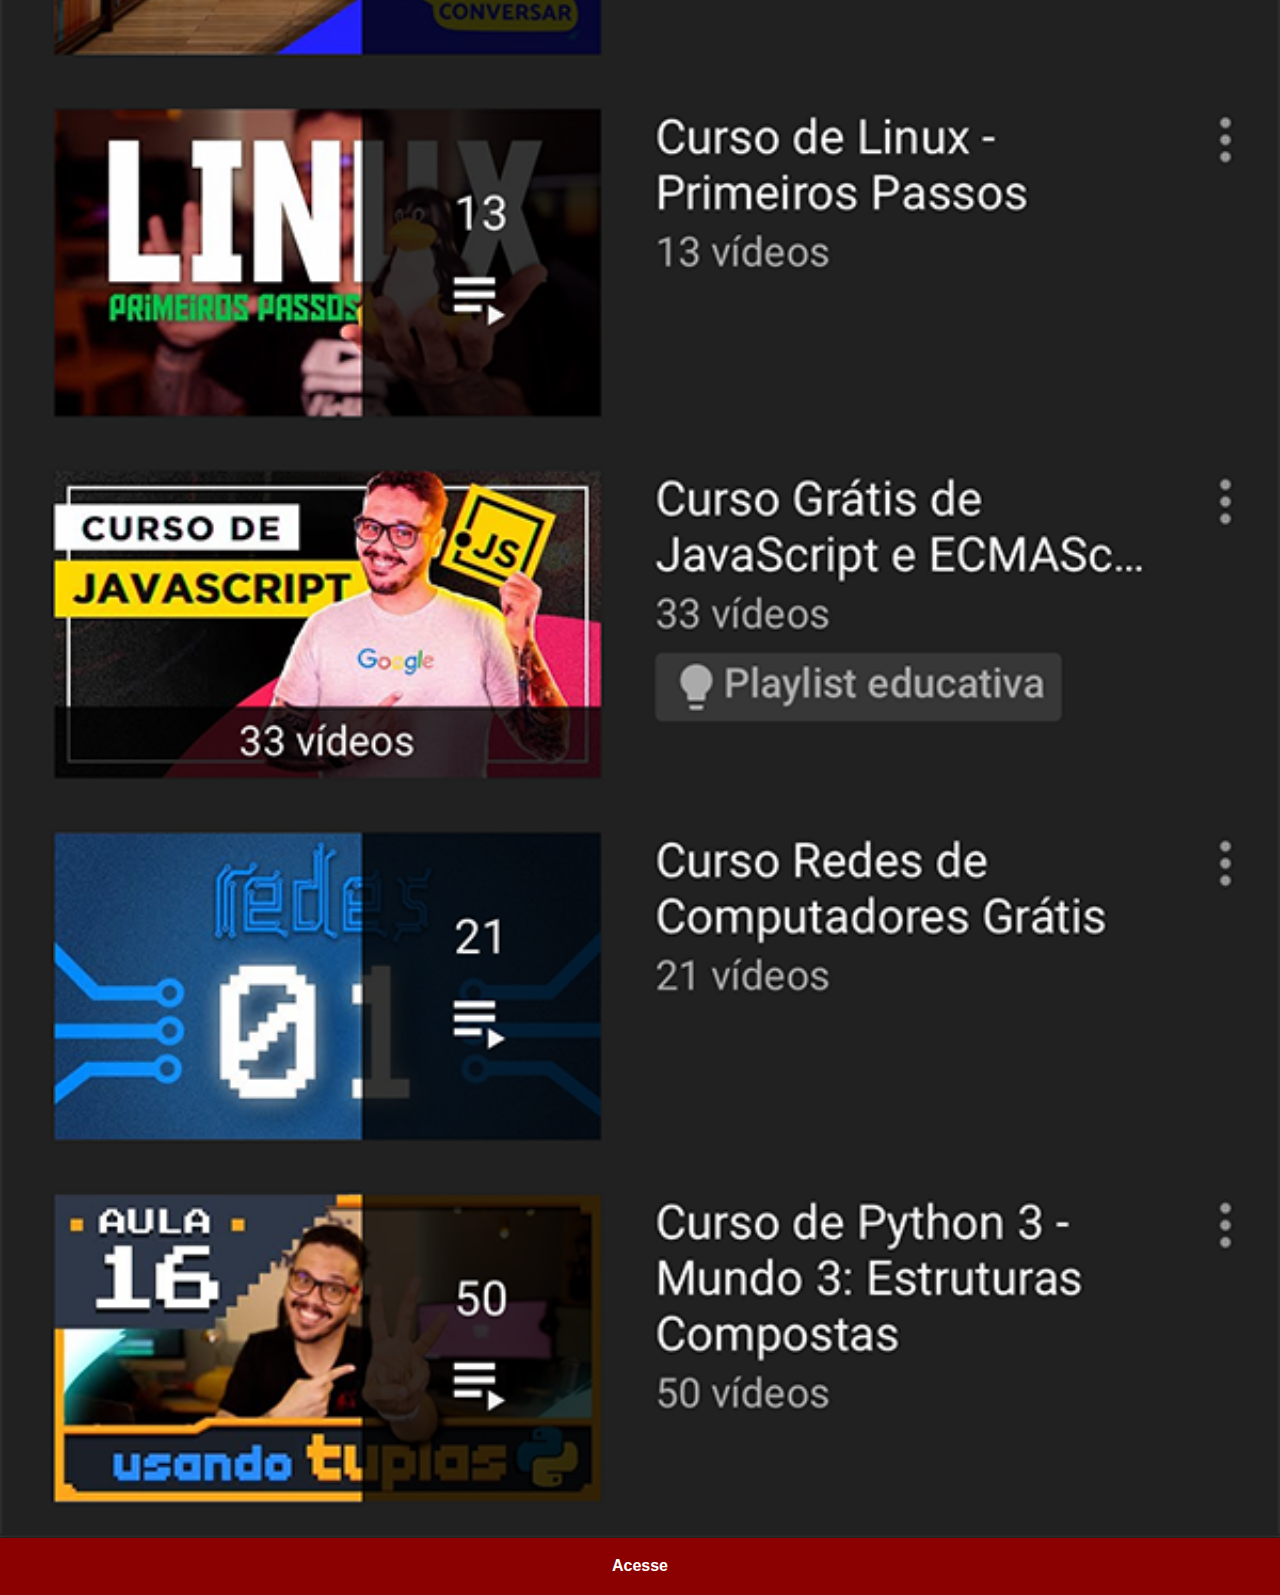
<file: paginas/youtube.html>
<!DOCTYPE html>
<html lang="pt-br">
<head>
    <meta charset="UTF-8">
    <meta name="viewport" content="width=device-width, initial-scale=1.0">
    <title>Tem img</title>
    <link rel="stylesheet" href="style.css">
</head>
<body>
    <img src="../images/tela-youtube.png" alt="nada">
    <a href="https://www.youtube.com/cursoemvideo" target="_blank">
        Acesse
    </a>
</body>
</html>
</file>
<file: style.css>
@charset 'UTF-8';
*{
    margin: 0px;
    padding: 0px;
    overflow: hidden;
}
html,body{
    height: 100vh;
    width: 100vw;
}
body{
    background: url('images/fundo-madeira.jpg') no-repeat  top center;
    background-size: cover;
}
section{
    text-align: right;
}
section img{
    width: 50px;
    margin: 10px;
    border-radius: 50%;
    box-shadow: 2px 2px 2px  rgb(0, 0, 0);
    box-sizing: border-box;
}
section img:hover{
    border: 2px solid rgba(255, 255, 255, 0.63);
    transform: translate(-3px,-3px);
    box-shadow: 5 px 5px 10px rgba(0, 0, 0, 0.603);
    transition: transform .3s, border 0.1s;
}
div#celular{
    position: absolute;
    width: 311px;
    height: 627px;
    top: 50%;
    left: 50%;
    transform: translate(-50%,-50%);
    background: url('images/frame-iphone.png') no-repeat;
}
iframe#tela{
    position: relative;
    top: 79px;
    left: 21px;
    width: 269px;
    height: 473px;
}
</file>
<file: paginas/style.css>
@charset 'UTF-8';
body{
    margin: 0px;
    padding: 0px;
    font-family: Arial, Helvetica, sans-serif
}
::-webkit-scrollbar{
    width: 0px;
    height: 0px;
}
img{
    width: 100vw;
}
a{
    display: block;
    background-color: darkred;
    color: white;
    padding:20px;
    text-align: center;
    font-weight: bolder;
    text-decoration: none;
    margin-top: -5px;
}
a:hover{
    background-color: red;
}
</file>
